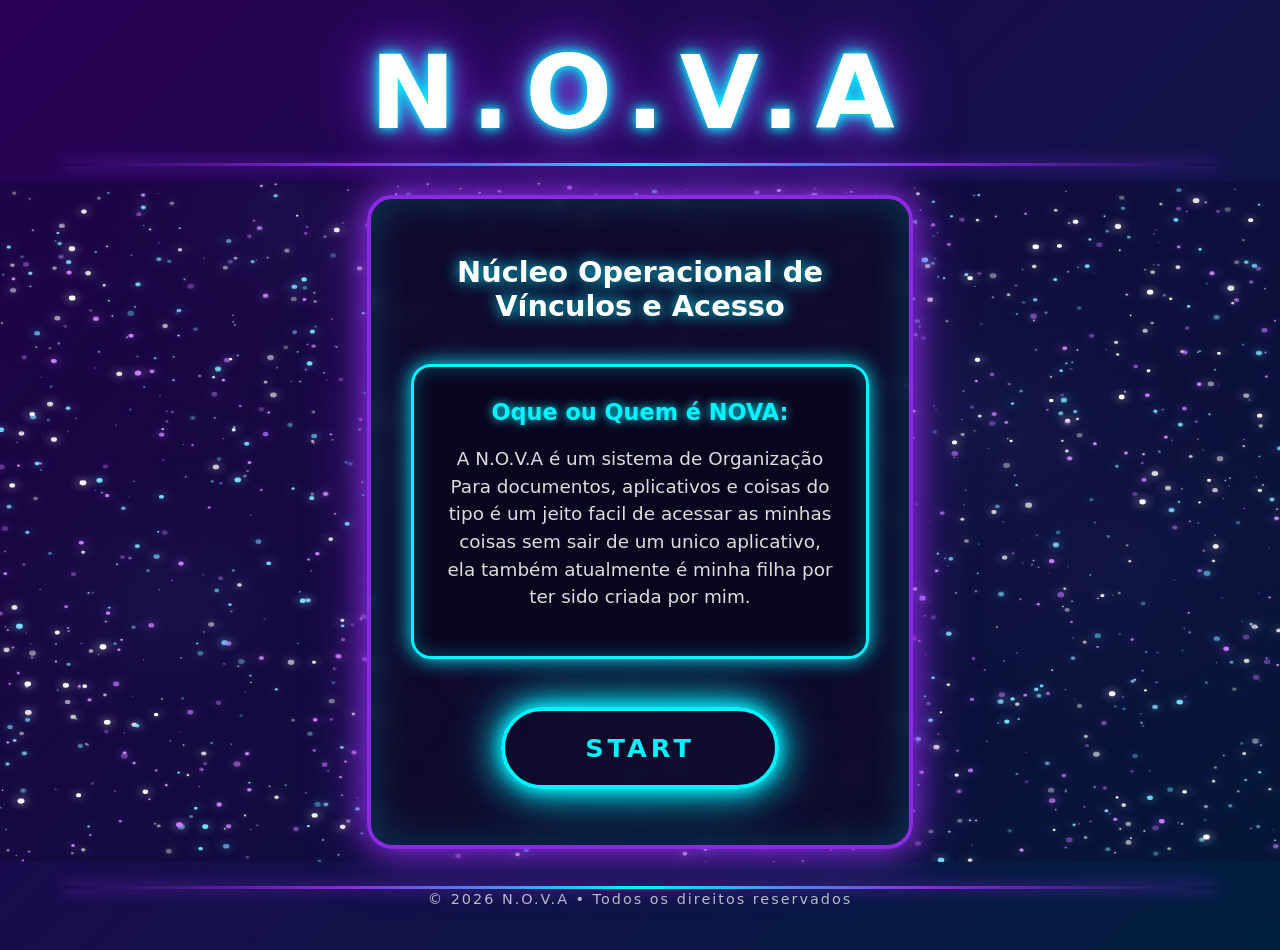
<file: index.html>
<!DOCTYPE html>
<html lang="pt-BR">

<head>
    <meta charset="UTF-8">
    <meta name="viewport" content="width=device-width, initial-scale=1.0, maximum-scale=1.0, user-scalable=no">
    <meta name="apple-mobile-web-app-capable" content="yes">
    <meta name="theme-color" content="#2A0055">
    <title>N.O.V.A - Primeira Tela</title>

    <!-- Bootstrap 5.3 CDN (responsividade e utilitários) -->
    <link href="https://cdn.jsdelivr.net/npm/bootstrap@5.3.3/dist/css/bootstrap.min.css" rel="stylesheet"
        integrity="sha384-QWTKZyjpPEjISv5WaRU9OFeRpok6YctnYmDr5pNlyT2bRjXh0JMhjY6hW+ALEwIH" crossorigin="anonymous">

    <!-- Seu CSS separado -->
    <link rel="stylesheet" href="css/styles.css">
</head>

<body>
    <!-- HEADER -->
    <header class="header">
        <div class="container">
            <div class="row justify-content-center">
                <div class="col-auto">
                    <h1 class="neon-title" data-text="N.O.V.A">N.O.V.A</h1>
                </div>
            </div>
        </div>

        <!-- Linha roxa decorativa superior (igual à imagem) -->
        <div class="divider top-divider"></div>
    </header>

    <!-- MAIN -->
    <main class="main-content d-flex align-items-center justify-content-center">
        <!-- Canvas de galáxia animada (fundo) -->
        <canvas id="galaxy-canvas" class="galaxy-canvas"></canvas>

        <div class="container content-wrapper">
            <div class="row justify-content-center">
                <div class="col-12 col-lg-8 col-xl-6">

                    <!-- Caixa central com borda neon roxa (exatamente como na imagem) -->
                    <div class="nova-box">

                        <!-- Subtítulo do núcleo -->
                        <h2 class="nova-subtitle">Núcleo Operacional de<br>Vínculos e Acesso</h2>

                        <!-- Caixa de texto explicativo (com placeholder) -->
                        <div class="text-explain-box">
                            <p class="explain-text">
                                Oque ou Quem é NOVA:
                            </p>
                            <!-- Aqui você pode colocar o texto real depois. 
                                 Deixei como placeholder para você editar facilmente -->
                            <p class="explain-description">
                                A N.O.V.A é um sistema de Organização Para documentos, aplicativos e coisas do tipo é um
                                jeito facil de acessar as minhas coisas sem sair de um unico aplicativo, ela também
                                atualmente é minha filha por ter sido criada por mim.
                            </p>
                        </div>

                        <!-- Botão Start com estilo neon cyberpunk -->
                        <button id="start-btn" class="btn-neon">
                            Start
                        </button>
                    </div>
                </div>
            </div>
        </div>
    </main>

    <!-- FOOTER -->
    <footer class="footer">
        <!-- Linha roxa decorativa inferior (igual à imagem) -->
        <div class="divider bottom-divider"></div>

        <div class="container">
            <div class="row justify-content-center">
                <div class="col-auto text-center">
                    <p class="footer-text">© 2026 N.O.V.A • Todos os direitos reservados</p>
                </div>
            </div>
        </div>
    </footer>

    <!-- Seu JS separado -->
    <script src="js/script.js"></script>

    <!-- Bootstrap JS (caso precise de componentes no futuro) -->
    <script src="https://cdn.jsdelivr.net/npm/bootstrap@5.3.3/dist/js/bootstrap.bundle.min.js"
        integrity="sha384-YvpcrYf0tY3lHB60NNkmXc5s9fDVZLESaAA55NDzOxhy9GkcIdslK1eN7N6jIeHz"
        crossorigin="anonymous"></script>
</body>

</html>
</file>
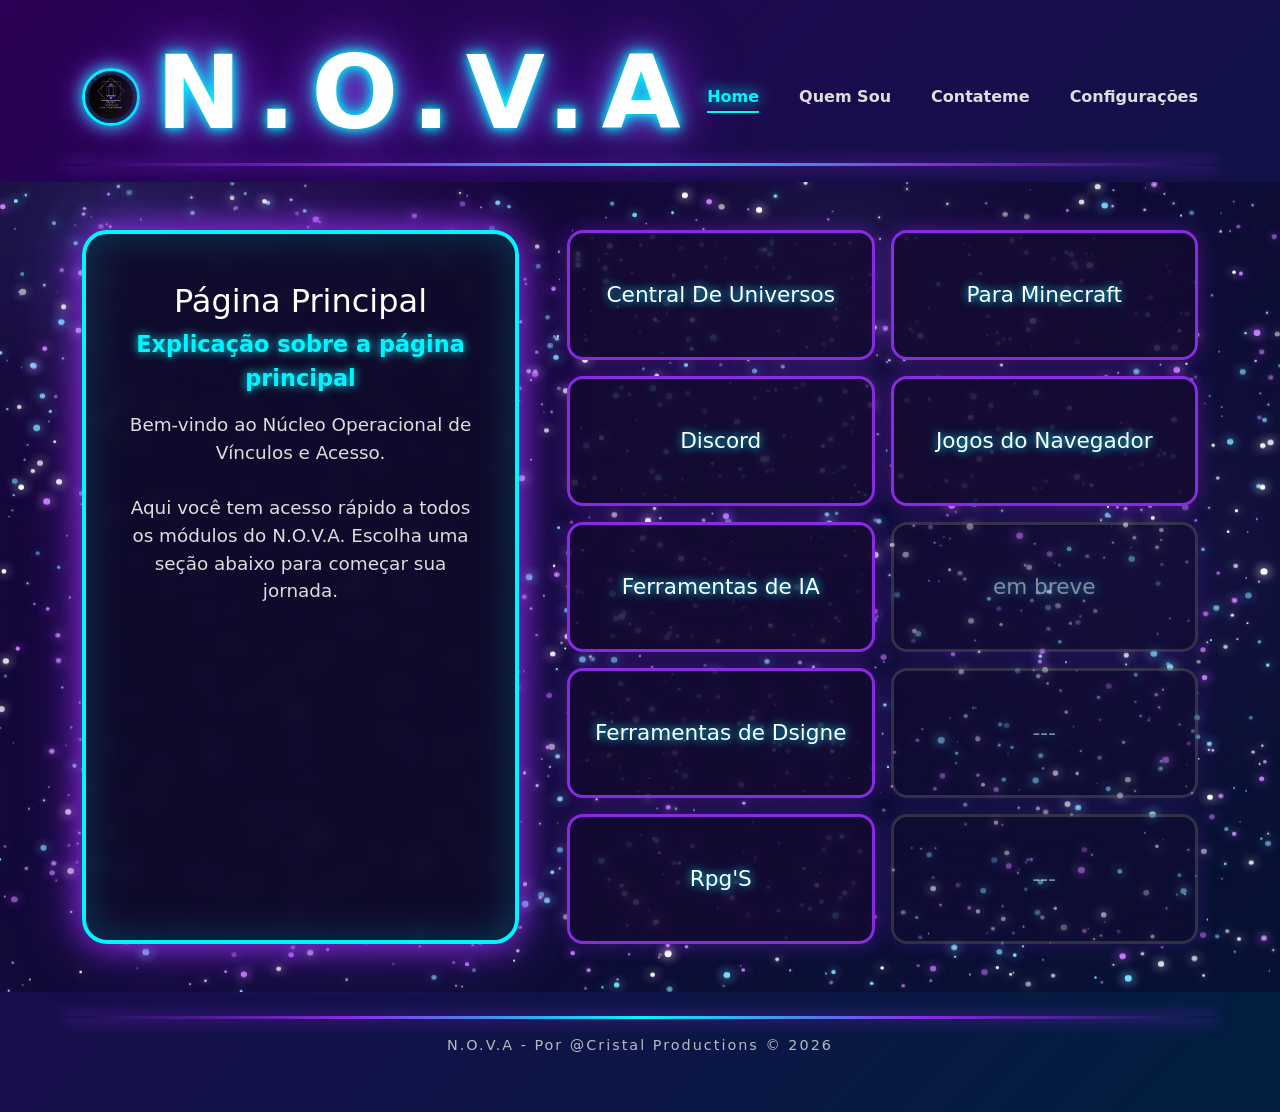
<file: acesso.html>
<!DOCTYPE html>
<html lang="pt-BR">

<head>
    <meta name="viewport" content="width=device-width, initial-scale=1.0, maximum-scale=1.0, user-scalable=no">
    <meta name="apple-mobile-web-app-capable" content="yes">
    <meta name="theme-color" content="#2A0055">
    <title>N.O.V.A - Página Principal</title>

    <link href="https://cdn.jsdelivr.net/npm/bootstrap@5.3.3/dist/css/bootstrap.min.css" rel="stylesheet">
    <link rel="stylesheet" href="css/styles.css">
    <meta charset="UTF-8">
    
</head>

<body>
    <!-- HEADER -->
    <header class="header">
        <div class="container">
            <div class="d-flex align-items-center justify-content-between">
                <!-- Logo -->
                <div class="d-flex align-items-center gap-3">
                    <img src="img/Logo escura.png" alt="Logo N.O.V.A" class="logo-img">
                    <h1 class="neon-title" data-text="N.O.V.A">N.O.V.A</h1>
                </div>

                <!-- Menu -->
                <nav class="nav-menu">
                    <a href="acesso.html" class="nav-link active">Home</a>
                    <a href="quemSou.html" class="nav-link">Quem Sou</a>
                    <a href="contateme.html" class="nav-link">Contateme</a>
                    <a href="config.html" class="nav-link">Configurações</a>
                </nav>
            </div>
        </div>
        <div class="divider top-divider"></div>
    </header>

    <!-- MAIN -->
    <main class="main-content">
        <canvas id="galaxy-canvas" class="galaxy-canvas"></canvas>

        <div class="container py-5">
            <div class="row g-5">

                <!-- Lado Esquerdo - Explicação -->
                <div class="col-lg-5">
                    <div class="nova-box left-box h-100">
                        <h2 class="section-title">Página Principal</h2>
                        <div class="explain-box">
                            <p class="explain-text">
                                Explicação sobre a página principal
                            </p>
                            <p class="explain-description">
                                Bem-vindo ao Núcleo Operacional de Vínculos e Acesso.<br><br>
                                Aqui você tem acesso rápido a todos os módulos do N.O.V.A.
                                Escolha uma seção abaixo para começar sua jornada.
                            </p>
                        </div>
                    </div>
                </div>

                <!-- Lado Direito - Grid de Cards -->
                <div class="col-lg-7">
                    <div class="row g-3">
                        <div class="col-6">
                            <a href="centralDeUniversos.html" class="module-card">
                                <h4>Central De Universos</h4>
                            </a>
                        </div>
                        <div class="col-6">
                            <a href="minecraft.html" class="module-card">
                                <h4>Para Minecraft</h4>
                            </a>
                        </div>
                        <div class="col-6">
                            <a href="discord.html" class="module-card">
                                <h4>Discord</h4>
                            </a>
                        </div>
                        <div class="col-6">
                            <a href="jogosDeNavegador.html" class="module-card">
                                <h4>Jogos do Navegador</h4>
                            </a>
                        </div>
                        <div class="col-6">
                            <a href="ferramentasIA.html" class="module-card">
                                <h4>Ferramentas de IA</h4>
                            </a>
                        </div>
                        <div class="col-6">
                            <a href="sites" class="module-card disabled">
                                <h4>em breve</h4>
                            </a>
                        </div>
                        <div class="col-6">
                            <a href="ferramentasDsigne.html" class="module-card">
                                <h4>Ferramentas de Dsigne</h4>
                            </a>
                        </div>
                        <div class="col-6">
                            <a href="#" class="module-card disabled">
                                <h4>---</h4>
                            </a>
                        </div>
                        <div class="col-6">
                            <a href="rpg.html" class="module-card">
                                <h4>Rpg'S</h4>
                            </a>
                        </div>
                        <div class="col-6">
                            <a href="#" class="module-card disabled">
                                <h4>---</h4>
                            </a>
                        </div>
                    </div>
                </div>
            </div>
        </div>
    </main>

    <!-- FOOTER -->
    <footer class="footer">
        <div class="divider bottom-divider"></div>
        <div class="container py-3">
            <div class="text-center">
                <p class="footer-text">N.O.V.A - Por @Cristal Productions © 2026</p>
            </div>
        </div>
    </footer>

    <script src="js/script.js"></script>
    <script src="https://cdn.jsdelivr.net/npm/bootstrap@5.3.3/dist/js/bootstrap.bundle.min.js"></script>
</body>

</html>
</file>
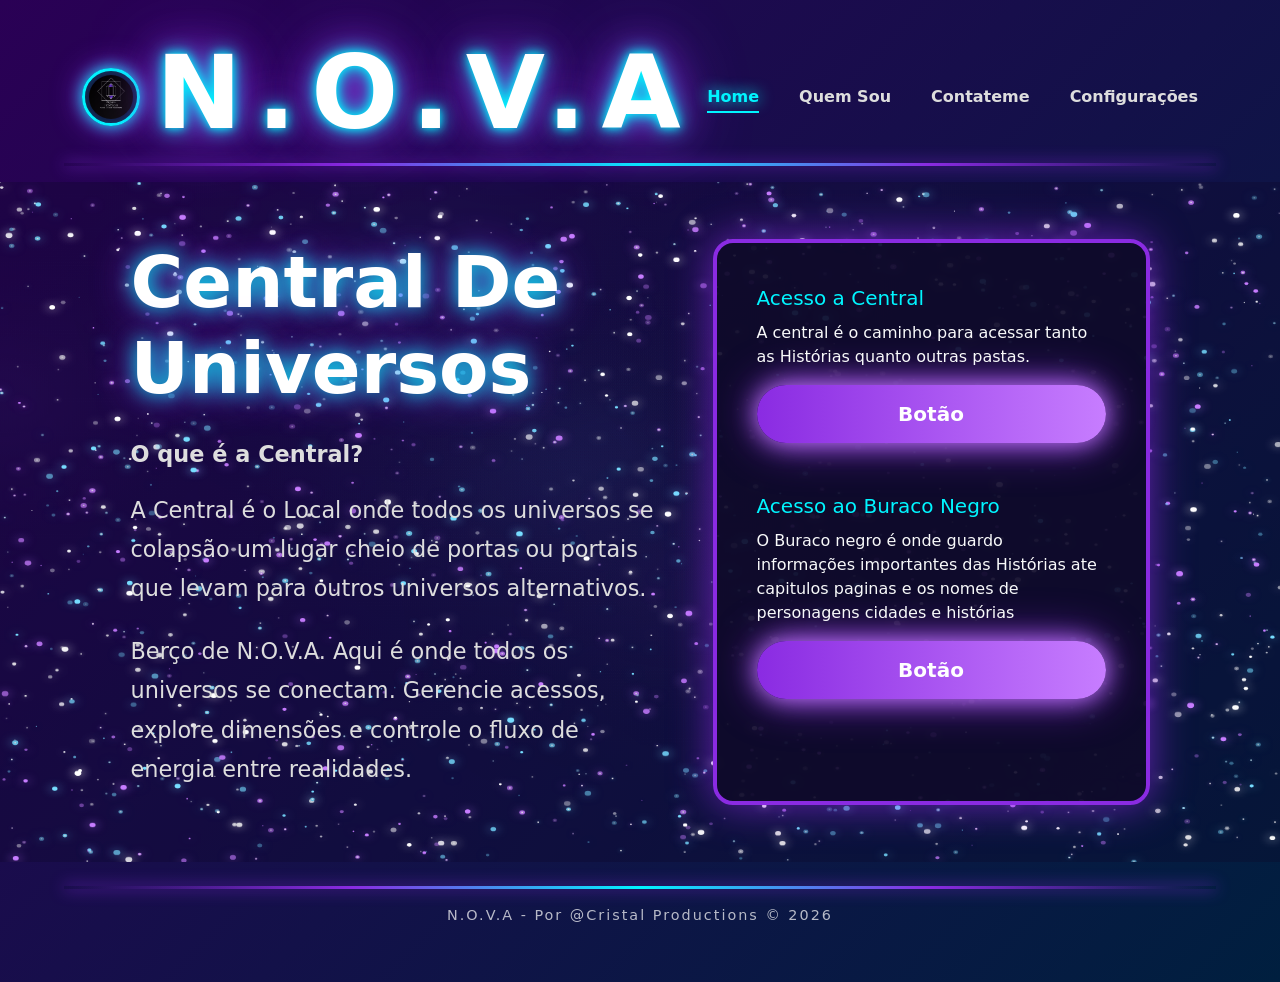
<file: centralDeUniversos.html>
<!DOCTYPE html>
<html lang="pt-BR">

<head>
    <meta charset="UTF-8">
    <meta name="viewport" content="width=device-width, initial-scale=1.0, maximum-scale=1.0, user-scalable=no">
    <meta name="apple-mobile-web-app-capable" content="yes">
    <meta name="theme-color" content="#2A0055">
    <title>N.O.V.A - Central De Universos</title>

    <!-- Bootstrap 5 -->
    <link href="https://cdn.jsdelivr.net/npm/bootstrap@5.3.3/dist/css/bootstrap.min.css" rel="stylesheet">

    <!-- CSS Custom -->
    <link rel="stylesheet" href="css/styles.css">
    
</head>

<body>



    <!-- HEADER -->
    <header class="header">
        <div class="container">
            <div class="d-flex align-items-center justify-content-between">
                <!-- Logo -->
                <div class="d-flex align-items-center gap-3">
                    <img src="img/Logo escura.png" alt="Logo N.O.V.A" class="logo-img">
                    <h1 class="neon-title" data-text="N.O.V.A">N.O.V.A</h1>
                </div>

                <!-- Menu -->
                <nav class="nav-menu">
                    <a href="acesso.html" class="nav-link active">Home</a>
                    <a href="quemSou.html" class="nav-link">Quem Sou</a>
                    <a href="contateme.html" class="nav-link">Contateme</a>
                    <a href="config.html" class="nav-link">Configurações</a>
                </nav>
            </div>
        </div>
        <div class="divider top-divider"></div>
    </header>

    <!-- MAIN -->
    <main class="main-content d-flex align-items-center">
        <canvas id="galaxy-canvas" class="galaxy-canvas"></canvas>

        <div class="container py-5">
            <div class="row justify-content-center g-5">

                <!-- Lado esquerdo - Título + Lore -->
                <div class="col-lg-6">
                    <h2 class="central-title">Central De Universos</h2>
                    <div class="lore-text">
                        <p><strong>O que é a Central?</strong></p>
                        <p>A Central é o Local onde todos os universos se colapsão um lugar cheio de portas ou portais
                            que levam para outros universos alternativos.</p>
                        <p class="mt-4">
                            Berço de N.O.V.A. Aqui é onde todos os universos se conectam.
                            Gerencie acessos, explore dimensões e controle o fluxo de energia entre realidades.
                        </p>
                    </div>
                </div>

                <!-- Lado direito - Caixa de acesso (com botões que viram links) -->
                <div class="col-lg-5">
                    <div class="access-box">

                        <div class="mb-5">
                            <p class="access-title">Acesso a Central</p>
                            <p class="text-light">A central é o caminho para acessar tanto as Histórias quanto outras
                                pastas.</p>
                            <!-- Botão 1 com link -->
                            <a href="https://www.notion.so/Central-de-Universos-3135567066a880fba267c1607d7295e9?source=copy_link"
                                target="_blank" class="btn-purple-neon text-decoration-none text-center d-block">
                                Botão
                            </a>
                        </div>

                        <div>
                            <p class="access-title">Acesso ao Buraco Negro</p>
                            <p class="text-light">O Buraco negro é onde guardo informações importantes das Histórias ate
                                capitulos paginas e os nomes de personagens cidades e histórias</p>
                            <!-- Botão 2 com link -->
                            <a href="https://www.notion.so/Buraco-Negro-3135567066a88054baa9d78592b15942?source=copy_link"
                                target="_blank" class="btn-purple-neon text-decoration-none text-center d-block">
                                Botão
                            </a>
                        </div>
                    </div>
                </div>
            </div>
        </div>
    </main>

    <!-- FOOTER -->
    <footer class="footer">
        <div class="divider bottom-divider"></div>
        <div class="container py-3">
            <div class="text-center">
                <p class="footer-text">N.O.V.A - Por @Cristal Productions © 2026</p>
            </div>
        </div>
    </footer>

    <!-- Bootstrap JS -->
    <script src="https://cdn.jsdelivr.net/npm/bootstrap@5.3.3/dist/js/bootstrap.bundle.min.js"></script>

    <!-- Seu JavaScript -->
    <script src="js/script.js"></script>
    <script src="https://cdn.jsdelivr.net/npm/bootstrap@5.3.3/dist/js/bootstrap.bundle.min.js"></script>
</body>

</html>
</file>
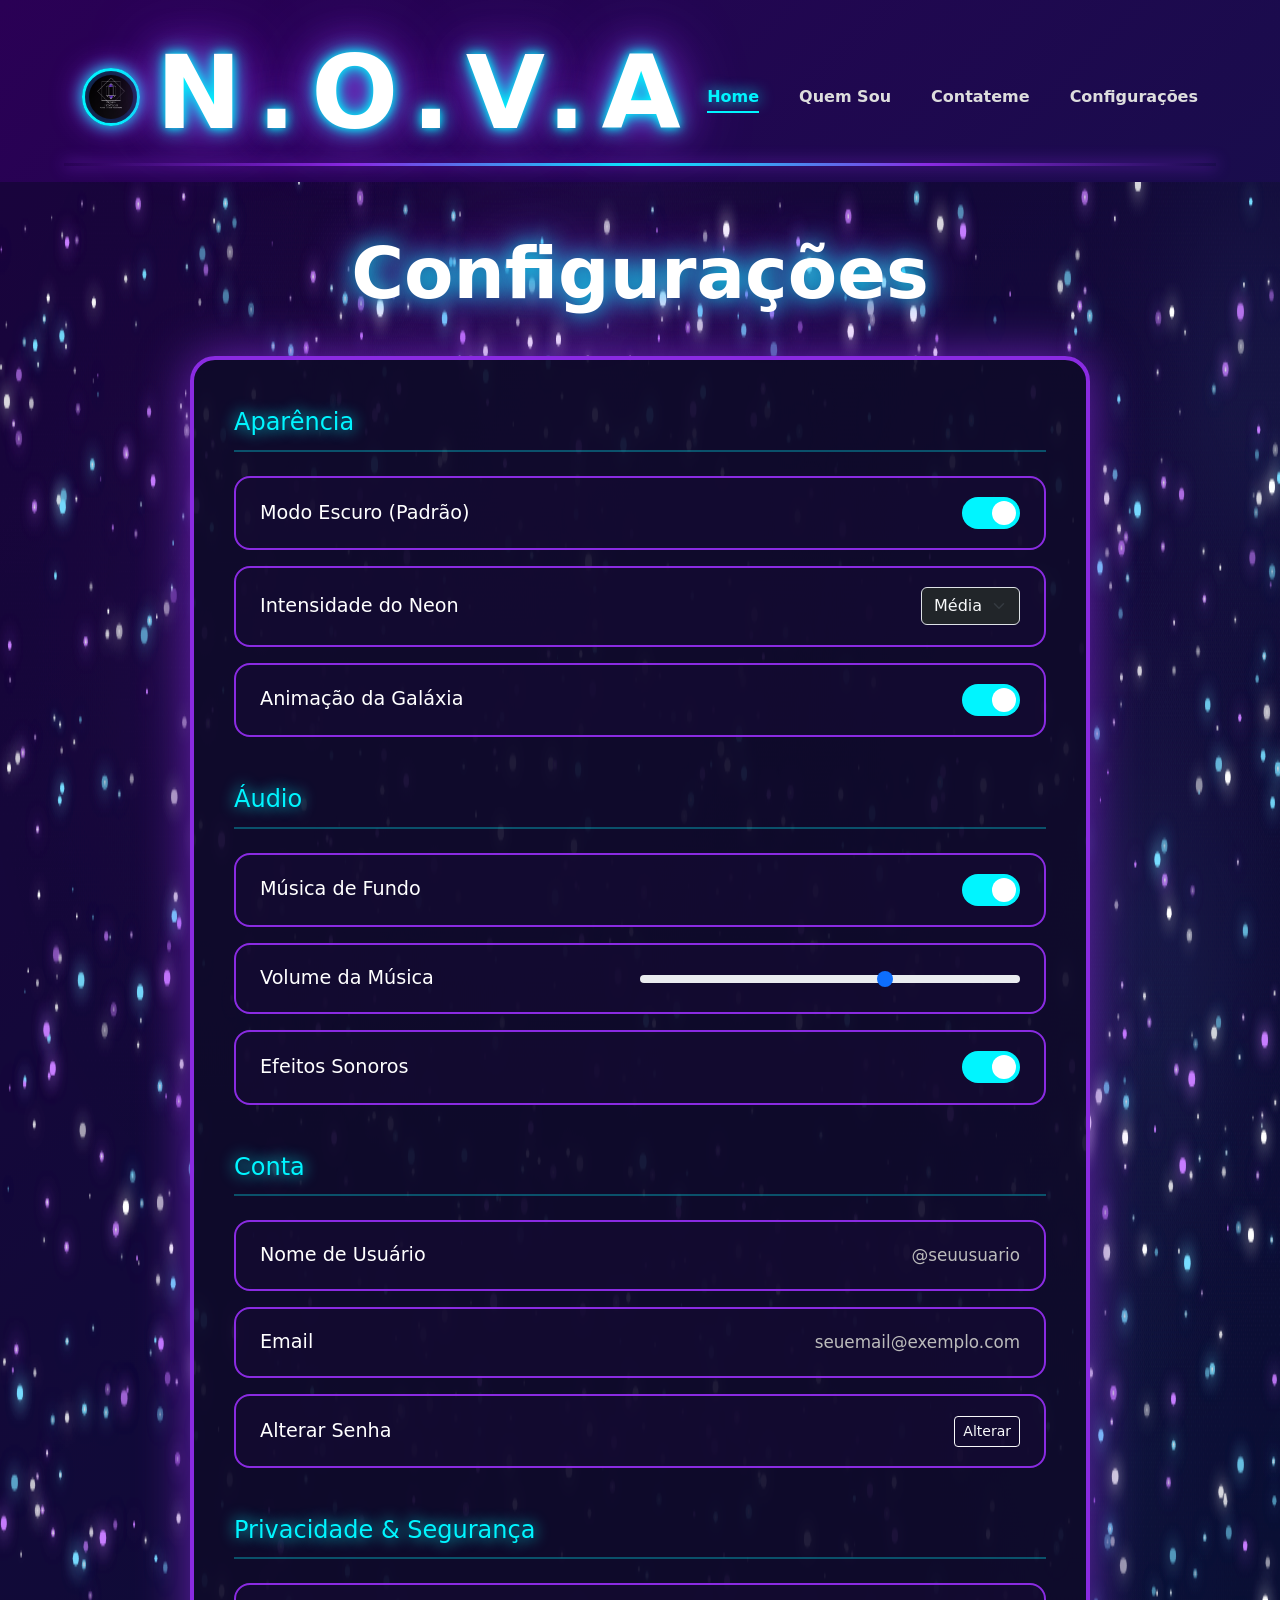
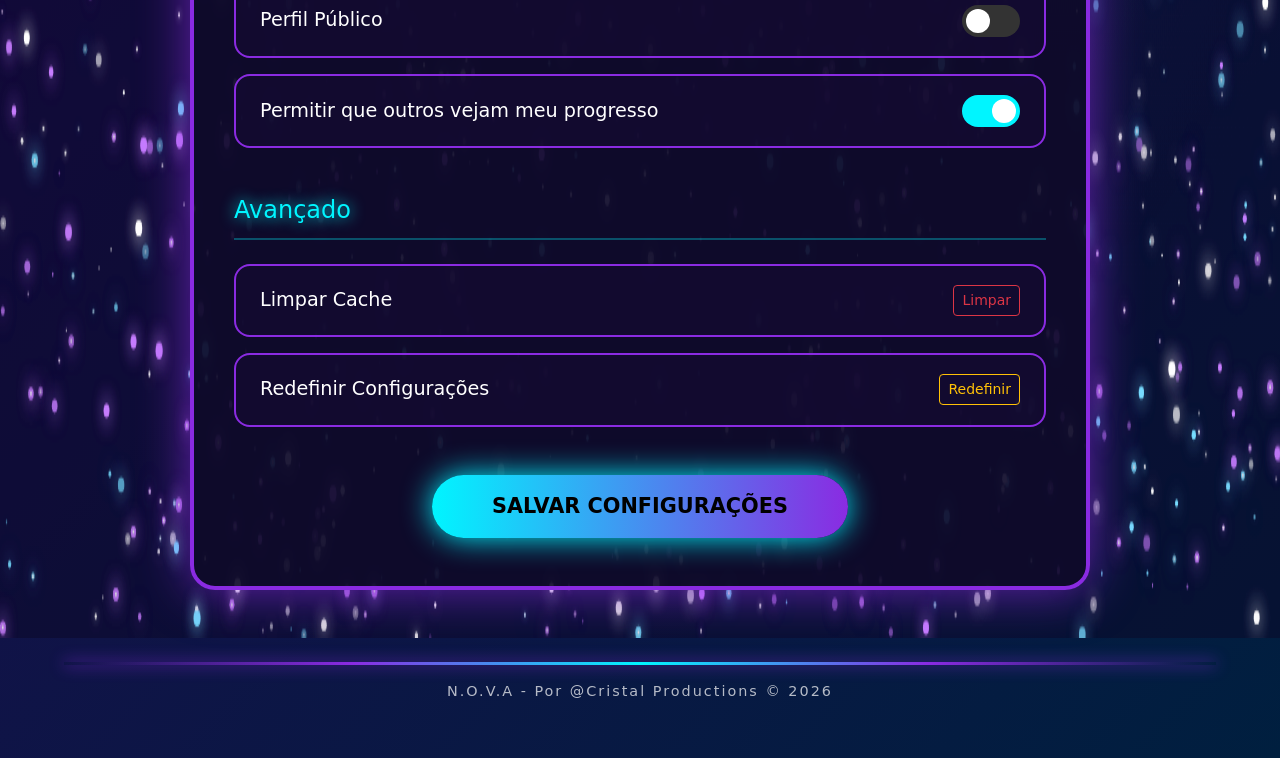
<file: config.html>
<!DOCTYPE html>
<html lang="pt-BR">

<head>
    <meta charset="UTF-8">
    <meta name="viewport" content="width=device-width, initial-scale=1.0, maximum-scale=1.0, user-scalable=no">
    <title>N.O.V.A - Configurações</title>

    <link href="https://cdn.jsdelivr.net/npm/bootstrap@5.3.3/dist/css/bootstrap.min.css" rel="stylesheet">
    <link rel="stylesheet" href="css/styles.css">

</head>

<body>
    <!-- HEADER -->
    <header class="header">
        <div class="container">
            <div class="d-flex align-items-center justify-content-between">
                <div class="d-flex align-items-center gap-3">
                    <img src="img/Logo escura.png" alt="Logo N.O.V.A" class="logo-img">
                    <h1 class="neon-title" data-text="N.O.V.A">N.O.V.A</h1>
                </div>

                <nav class="nav-menu">
                    <a href="acesso.html" class="nav-link active">Home</a>
                    <a href="quemSou.html" class="nav-link">Quem Sou</a>
                    <a href="contateme.html" class="nav-link">Contateme</a>
                    <a href="config.html" class="nav-link">Configurações</a>
                </nav>
            </div>
        </div>
        <div class="divider top-divider"></div>
    </header>

    <!-- MAIN -->
    <main class="main-content py-5">
        <canvas id="galaxy-canvas" class="galaxy-canvas"></canvas>

        <div class="container">
            <h2 class="config-title">Configurações</h2>

            <div class="config-container">

                <!-- Seção 1: Aparência -->
                <div class="config-section">
                    <h4>Aparência</h4>
                    <div class="config-item">
                        <span class="config-label">Modo Escuro (Padrão)</span>
                        <label class="switch">
                            <input type="checkbox" checked>
                            <span class="slider"></span>
                        </label>
                    </div>
                    <div class="config-item">
                        <span class="config-label">Intensidade do Neon</span>
                        <select class="form-select w-auto bg-dark text-light border-cyan">
                            <option>Baixa</option>
                            <option selected>Média</option>
                            <option>Alta</option>
                        </select>
                    </div>
                    <div class="config-item">
                        <span class="config-label">Animação da Galáxia</span>
                        <label class="switch">
                            <input type="checkbox" checked>
                            <span class="slider"></span>
                        </label>
                    </div>
                </div>

                <!-- Seção 2: Áudio -->
                <div class="config-section">
                    <h4>Áudio</h4>
                    <div class="config-item">
                        <span class="config-label">Música de Fundo</span>
                        <label class="switch">
                            <input type="checkbox" checked>
                            <span class="slider"></span>
                        </label>
                    </div>
                    <div class="config-item">
                        <span class="config-label">Volume da Música</span>
                        <input type="range" class="form-range w-50" min="0" max="100" value="65">
                    </div>
                    <div class="config-item">
                        <span class="config-label">Efeitos Sonoros</span>
                        <label class="switch">
                            <input type="checkbox" checked>
                            <span class="slider"></span>
                        </label>
                    </div>
                </div>

                <!-- Seção 3: Conta -->
                <div class="config-section">
                    <h4>Conta</h4>
                    <div class="config-item">
                        <span class="config-label">Nome de Usuário</span>
                        <span class="config-value">@seuusuario</span>
                    </div>
                    <div class="config-item">
                        <span class="config-label">Email</span>
                        <span class="config-value">seuemail@exemplo.com</span>
                    </div>
                    <div class="config-item">
                        <span class="config-label">Alterar Senha</span>
                        <button class="btn btn-outline-light btn-sm">Alterar</button>
                    </div>
                </div>

                <!-- Seção 4: Privacidade e Segurança -->
                <div class="config-section">
                    <h4>Privacidade & Segurança</h4>
                    <div class="config-item">
                        <span class="config-label">Perfil Público</span>
                        <label class="switch">
                            <input type="checkbox">
                            <span class="slider"></span>
                        </label>
                    </div>
                    <div class="config-item">
                        <span class="config-label">Permitir que outros vejam meu progresso</span>
                        <label class="switch">
                            <input type="checkbox" checked>
                            <span class="slider"></span>
                        </label>
                    </div>
                </div>

                <!-- Seção 5: Avançado -->
                <div class="config-section">
                    <h4>Avançado</h4>
                    <div class="config-item">
                        <span class="config-label">Limpar Cache</span>
                        <button onclick="limparCache()" class="btn btn-outline-danger btn-sm">Limpar</button>
                    </div>
                    <div class="config-item">
                        <span class="config-label">Redefinir Configurações</span>
                        <button onclick="resetarConfig()" class="btn btn-outline-warning btn-sm">Redefinir</button>
                    </div>
                </div>

                <!-- Botão Salvar -->
                <div class="text-center mt-4">
                    <button onclick="salvarConfiguracoes()" class="btn-salvar">
                        SALVAR CONFIGURAÇÕES
                    </button>
                </div>
            </div>
        </div>
    </main>

    <!-- FOOTER -->
    <footer class="footer">
        <div class="divider bottom-divider"></div>
        <div class="container py-3">
            <div class="text-center">
                <p class="footer-text">N.O.V.A - Por @Cristal Productions © 2026</p>
            </div>
        </div>
    </footer>

    <script src="js/script.js"></script>
    <script src="https://cdn.jsdelivr.net/npm/bootstrap@5.3.3/dist/js/bootstrap.bundle.min.js"></script>

</body>

</html>
</file>
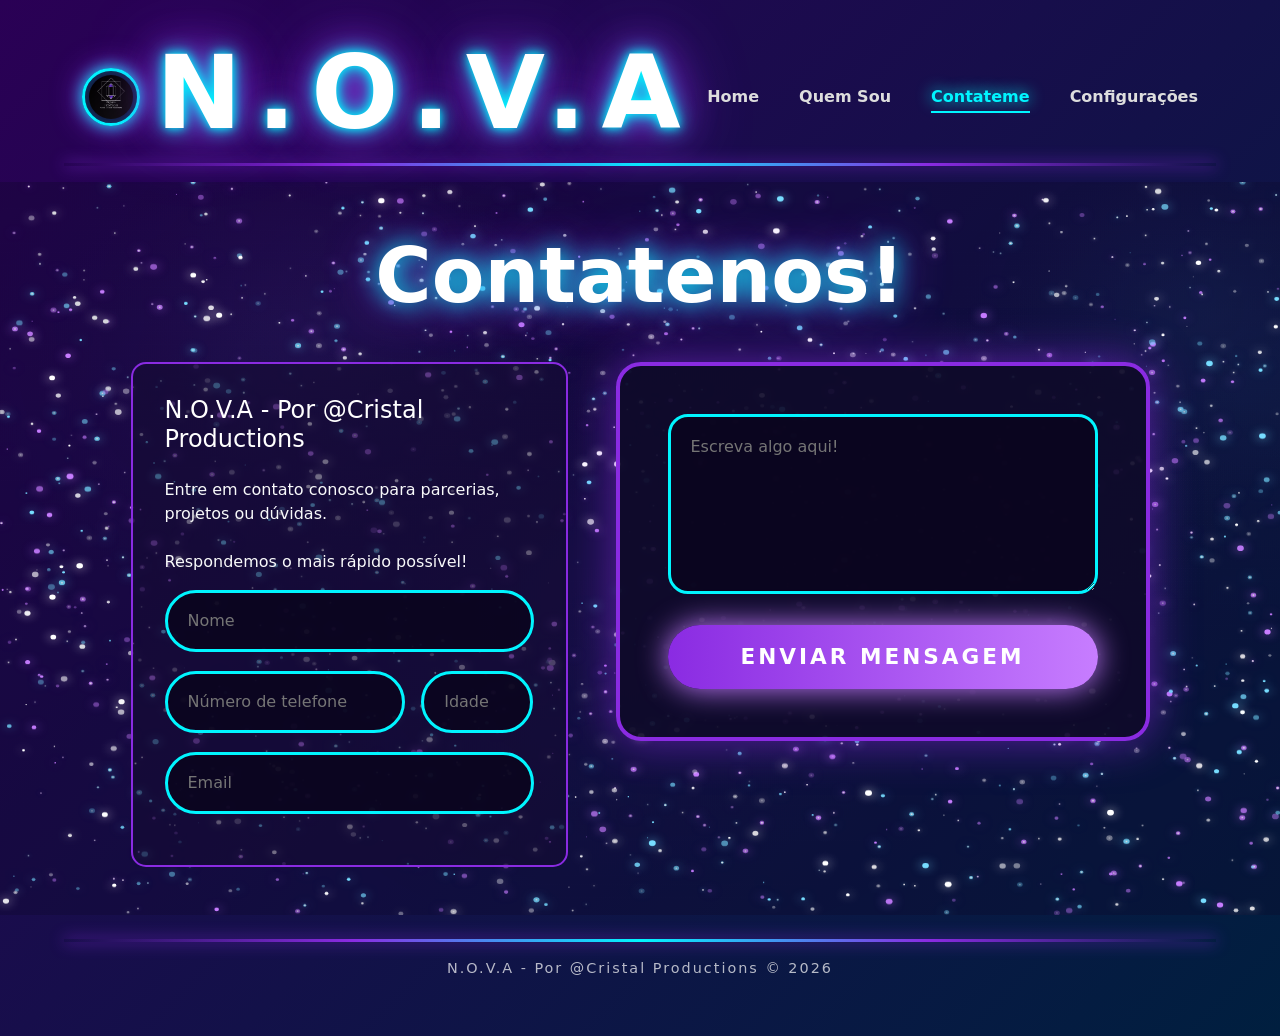
<file: contateme.html>
<!DOCTYPE html>
<html lang="pt-BR">

<head>
    <meta charset="UTF-8">
    <meta name="viewport" content="width=device-width, initial-scale=1.0, maximum-scale=1.0, user-scalable=no">
    <meta name="apple-mobile-web-app-capable" content="yes">
    <meta name="theme-color" content="#2A0055">
    <title>N.O.V.A - Espaço do Cliente</title>
    <link href="https://cdn.jsdelivr.net/npm/bootstrap@5.3.3/dist/css/bootstrap.min.css" rel="stylesheet">
    <link rel="stylesheet" href="css/styles.css">
    
</head>

<body>
    <!-- HEADER -->
    <header class="header">
        <div class="container">
            <div class="d-flex align-items-center justify-content-between">
                <div class="d-flex align-items-center gap-3">
                    <img src="img/Logo escura.png" alt="Logo N.O.V.A" class="logo-img">
                    <h1 class="neon-title" data-text="N.O.V.A">N.O.V.A</h1>
                </div>

                <nav class="nav-menu">
                    <a href="acesso.html" class="nav-link">Home</a>
                    <a href="quemSou.html" class="nav-link">Quem Sou</a>
                    <a href="contateme.html" class="nav-link active">Contateme</a>
                    <a href="config.html" class="nav-link">Configurações</a>
                </nav>
            </div>
        </div>
        <div class="divider top-divider"></div>
    </header>

    <!-- MAIN -->
    <main class="main-content d-flex align-items-center py-5">
        <canvas id="galaxy-canvas" class="galaxy-canvas"></canvas>

        <div class="container">
            <h2 class="contato-title">Contatenos!</h2>

            <div class="row justify-content-center g-5">

                <!-- Lado esquerdo - Informações -->
                <div class="col-lg-5">
                    <div class="form-left h-100">
                        <h4 class="text-cyan mb-4">N.O.V.A - Por @Cristal Productions</h4>
                        <p class="text-light">
                            Entre em contato conosco para parcerias, projetos ou dúvidas.<br><br>
                            Respondemos o mais rápido possível!
                        </p>

                        <!-- Campos de input -->
                        <input type="text" class="input-neon" placeholder="Nome" id="nome">
                        <div class="row g-3">
                            <div class="col-8">
                                <input type="tel" class="input-neon" placeholder="Número de telefone" id="telefone">
                            </div>
                            <div class="col-4">
                                <input type="number" class="input-neon" placeholder="Idade" id="idade">
                            </div>
                        </div>
                        <input type="email" class="input-neon" placeholder="Email" id="email">
                    </div>
                </div>

                <!-- Lado direito - Caixa de mensagem -->
                <div class="col-lg-6">
                    <div class="form-container">
                        <textarea class="textarea-neon" placeholder="Escreva algo aqui!" id="mensagem"></textarea>

                        <button onclick="enviarMensagem()" class="btn-enviar">
                            ENVIAR MENSAGEM
                        </button>
                    </div>
                </div>
            </div>
        </div>
    </main>

    <!-- FOOTER -->
    <footer class="footer">

        <div class="divider bottom-divider"></div>
        <div class="container py-3">
            <div class="text-center">
                <p class="footer-text">N.O.V.A - Por @Cristal Productions © 2026</p>
            </div>
        </div>

    </footer>

    <script src="js/script.js"></script>
    <script src="https://cdn.jsdelivr.net/npm/bootstrap@5.3.3/dist/js/bootstrap.bundle.min.js"></script>
</body>

</html>
</file>
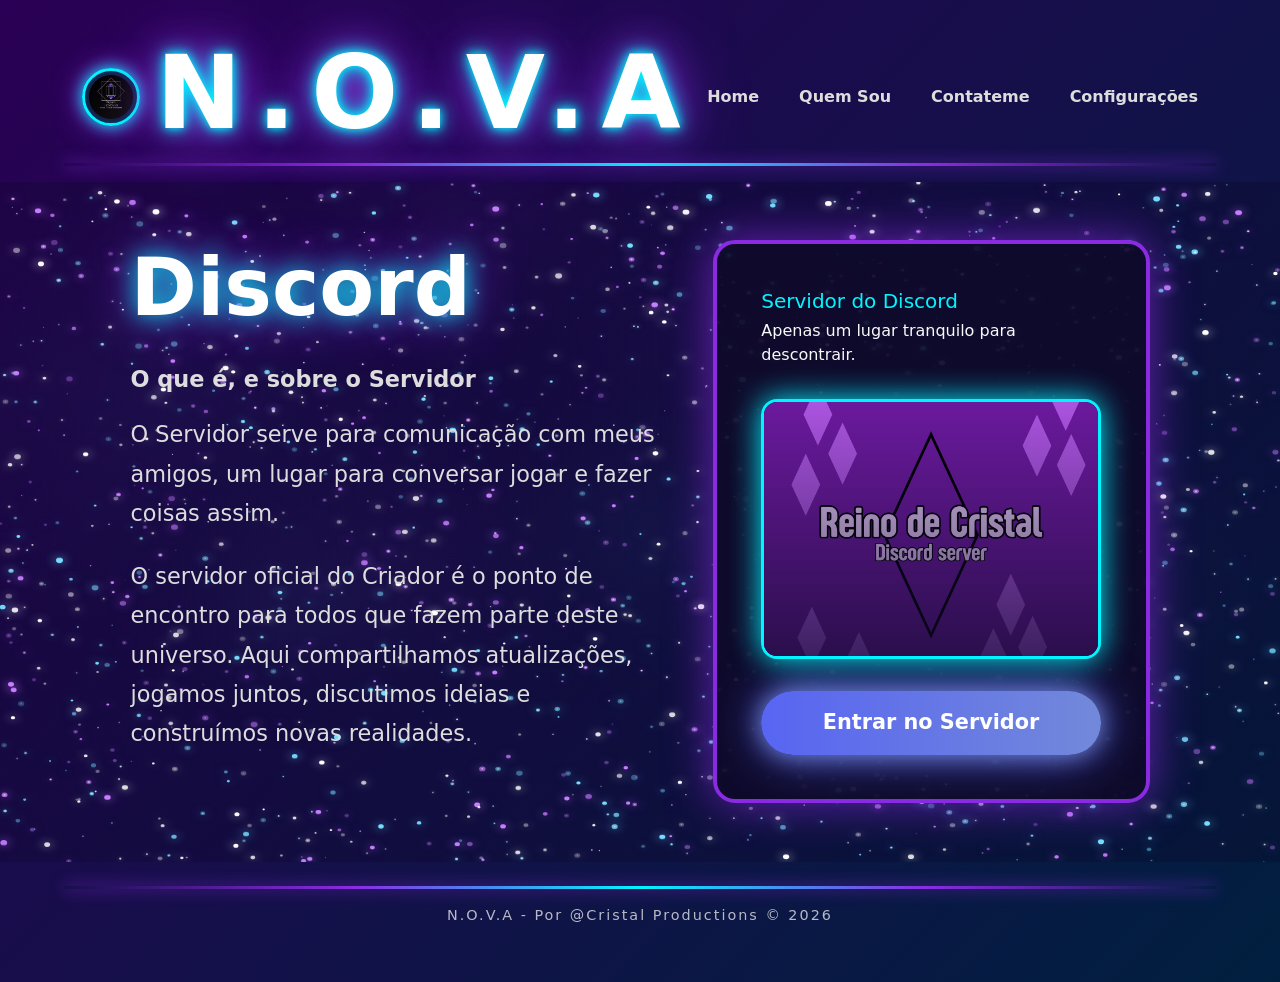
<file: discord.html>
<!DOCTYPE html>
<html lang="pt-BR">

<head>
    <meta name="viewport" content="width=device-width, initial-scale=1.0, maximum-scale=1.0, user-scalable=no">
    <meta name="apple-mobile-web-app-capable" content="yes">
    <meta name="theme-color" content="#2A0055">
    <title>N.O.V.A - Discord</title>

    <link href="https://cdn.jsdelivr.net/npm/bootstrap@5.3.3/dist/css/bootstrap.min.css" rel="stylesheet">
    <link rel="stylesheet" href="css/styles.css">
    <meta charset="UTF-8">

</head>

<body>
    <!-- HEADER -->
    <header class="header">
        <div class="container">
            <div class="d-flex align-items-center justify-content-between">
                <div class="d-flex align-items-center gap-3">
                    <img src="img/Logo escura.png" alt="Logo N.O.V.A" class="logo-img">
                    <h1 class="neon-title" data-text="N.O.V.A">N.O.V.A</h1>
                </div>

                <nav class="nav-menu">
                    <a href="acesso.html" class="nav-link">Home</a>
                    <a href="quemSou.html" class="nav-link">Quem Sou</a>
                    <a href="contateme.html" class="nav-link">Contateme</a>
                    <a href="config.html" class="nav-link">Configurações</a>
                </nav>
            </div>
        </div>
        <div class="divider top-divider"></div>
    </header>

    <!-- MAIN -->
    <main class="main-content d-flex align-items-center py-5">
        <canvas id="galaxy-canvas" class="galaxy-canvas"></canvas>

        <div class="container">
            <div class="row justify-content-center g-5">

                <!-- Lado esquerdo - Título + Lore -->
                <div class="col-lg-6">
                    <h2 class="discord-title">Discord</h2>
                    <div class="lore-text">
                        <p><strong>O que é, e sobre o Servidor</strong></p>
                        <p>O Servidor serve para comunicação com meus amigos, um lugar para conversar jogar e fazer
                            coisas assim.</p>
                        <p class="mt-4">
                            O servidor oficial do Criador é o ponto de encontro para todos que fazem parte
                            deste universo. Aqui compartilhamos atualizações, jogamos juntos, discutimos ideias
                            e construímos novas realidades.
                        </p>
                    </div>
                </div>

                <!-- Lado direito - Caixa com capa + botão -->
                <div class="col-lg-5">
                    <div class="discord-box">

                        <!-- Informações do servidor -->
                        <div class="server-info">
                            <h5>Servidor do Discord</h5>
                            <p class="text-light mb-0">Apenas um lugar tranquilo para descontrair.</p>
                        </div>

                        <!-- Área para a capa do Discord -->
                        <div class="discord-cover">
                            <!-- Coloque sua imagem da capa aqui -->
                            <img src="img/CapaDiscord.png" alt="Capa do Servidor Discord">
                        </div>

                        <!-- Botão -->
                        <a href="https://discord.com/channels/1372983991472492615/1372983992042651660" target="_blank"
                            class="btn-discord text-decoration-none text-center d-block">
                            Entrar no Servidor
                        </a>
                    </div>
                </div>
            </div>
        </div>
    </main>

    <!-- FOOTER -->
    <footer class="footer">
        <div class="divider bottom-divider"></div>
        <div class="container py-3">
            <div class="text-center">
                <p class="footer-text">N.O.V.A - Por @Cristal Productions © 2026</p>
            </div>
        </div>
    </footer>

    <script src="js/script.js"></script>
    <script src="https://cdn.jsdelivr.net/npm/bootstrap@5.3.3/dist/js/bootstrap.bundle.min.js"></script>
</body>

</html>
</file>
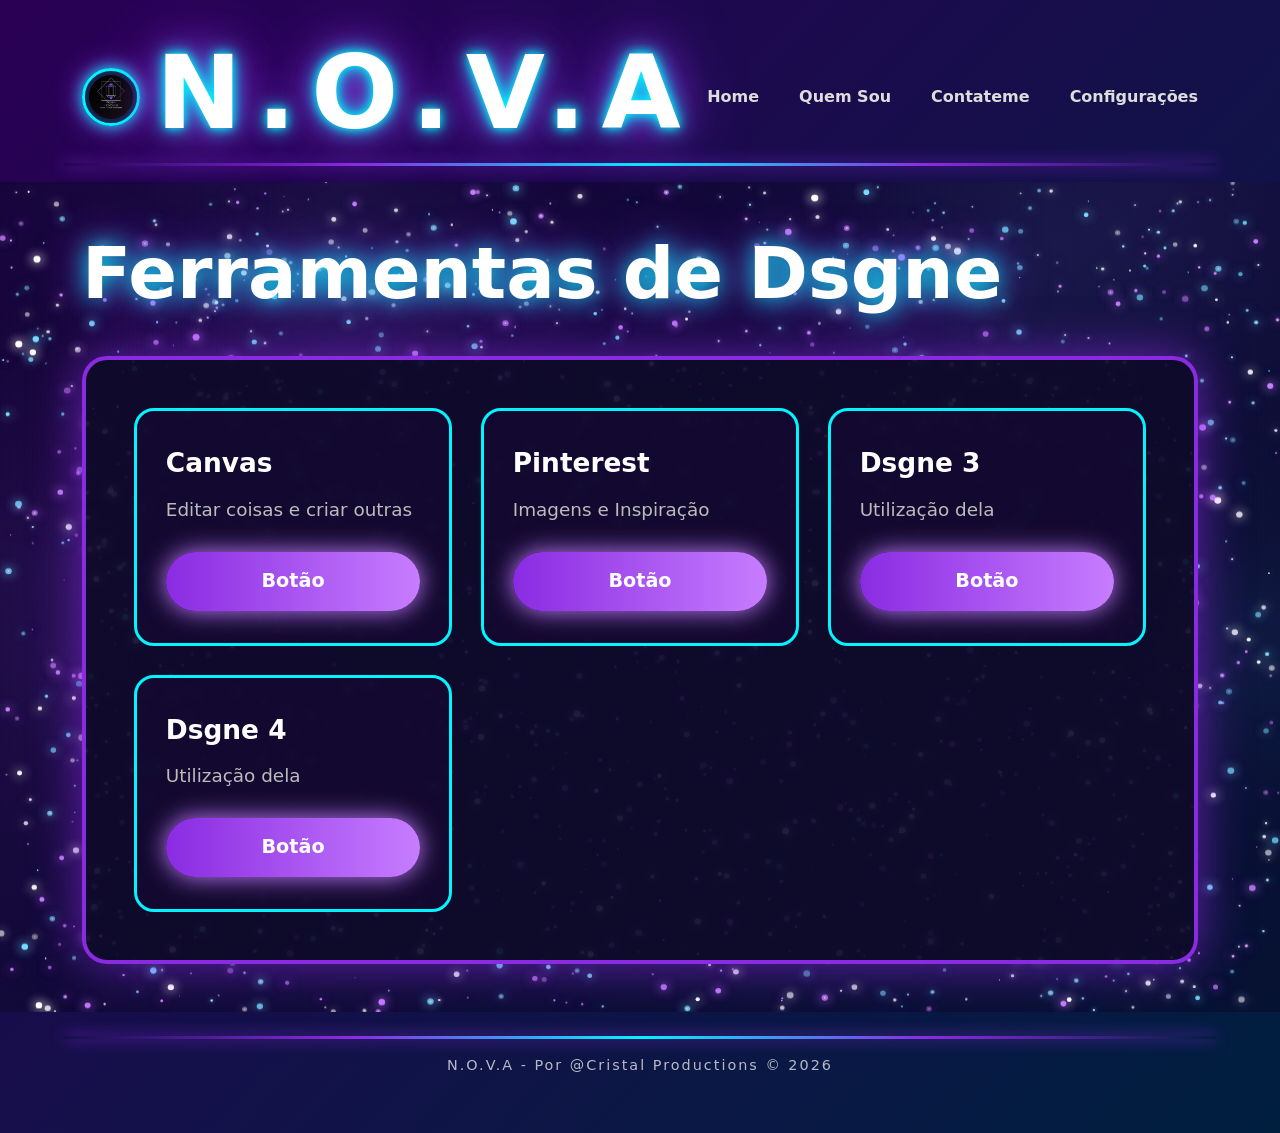
<file: ferramentasDsigne.html>
<!DOCTYPE html>
<html lang="pt-BR">

<head>
    <meta name="viewport" content="width=device-width, initial-scale=1.0, maximum-scale=1.0, user-scalable=no">
    <meta name="apple-mobile-web-app-capable" content="yes">
    <meta name="theme-color" content="#2A0055">
    <title>N.O.V.A - Ferramentas de Dsgne</title>

    <link href="https://cdn.jsdelivr.net/npm/bootstrap@5.3.3/dist/css/bootstrap.min.css" rel="stylesheet">
    <link rel="stylesheet" href="css/styles.css">
    <meta charset="UTF-8">

</head>

<body>
    <!-- HEADER -->
    <header class="header">
        <div class="container">
            <div class="d-flex align-items-center justify-content-between">
                <div class="d-flex align-items-center gap-3">
                    <img src="img/Logo escura.png" alt="Logo N.O.V.A" class="logo-img">
                    <h1 class="neon-title" data-text="N.O.V.A">N.O.V.A</h1>
                </div>

                <nav class="nav-menu">
                    <a href="acesso.html" class="nav-link">Home</a>
                    <a href="quemSou.html" class="nav-link">Quem Sou</a>
                    <a href="contateme.html" class="nav-link">Contateme</a>
                    <a href="config.html" class="nav-link">Configurações</a>
                </nav>
            </div>
        </div>
        <div class="divider top-divider"></div>
    </header>

    <!-- MAIN -->
    <main class="main-content py-5">
        <canvas id="galaxy-canvas" class="galaxy-canvas"></canvas>

        <div class="container">
            <h2 class="dsgne-title">Ferramentas de Dsgne</h2>

            <div class="dsgne-container">
                <div class="dsgne-grid">

                    <!-- Dsgne 1 -->
                    <div class="dsgne-card">
                        <div class="dsgne-name">Canvas</div>
                        <div class="dsgne-description">Editar coisas e criar outras</div>
                        <a href="https://www.canva.com/"
                            class="btn-dsgne text-decoration-none text-center d-block">Botão</a>
                    </div>

                    <!-- Dsgne 2 -->
                    <div class="dsgne-card">
                        <div class="dsgne-name">Pinterest</div>
                        <div class="dsgne-description">Imagens e Inspiração</div>
                        <a href="https://br.pinterest.com/"
                            class="btn-dsgne text-decoration-none text-center d-block">Botão</a>
                    </div>

                    <!-- Dsgne 3 -->
                    <div class="dsgne-card">
                        <div class="dsgne-name">Dsgne 3</div>
                        <div class="dsgne-description">Utilização dela</div>
                        <a href="#" class="btn-dsgne text-decoration-none text-center d-block">Botão</a>
                    </div>

                    <!-- Dsgne 4 -->
                    <div class="dsgne-card">
                        <div class="dsgne-name">Dsgne 4</div>
                        <div class="dsgne-description">Utilização dela</div>
                        <a href="#" class="btn-dsgne text-decoration-none text-center d-block">Botão</a>
                    </div>

                </div>
            </div>
        </div>
    </main>

    <!-- FOOTER -->
    <footer class="footer">
        <div class="divider bottom-divider"></div>
        <div class="container py-3">
            <div class="text-center">
                <p class="footer-text">N.O.V.A - Por @Cristal Productions © 2026</p>
            </div>
        </div>
    </footer>

    <script src="js/script.js"></script>
    <script src="https://cdn.jsdelivr.net/npm/bootstrap@5.3.3/dist/js/bootstrap.bundle.min.js"></script>
</body>

</html>
</file>
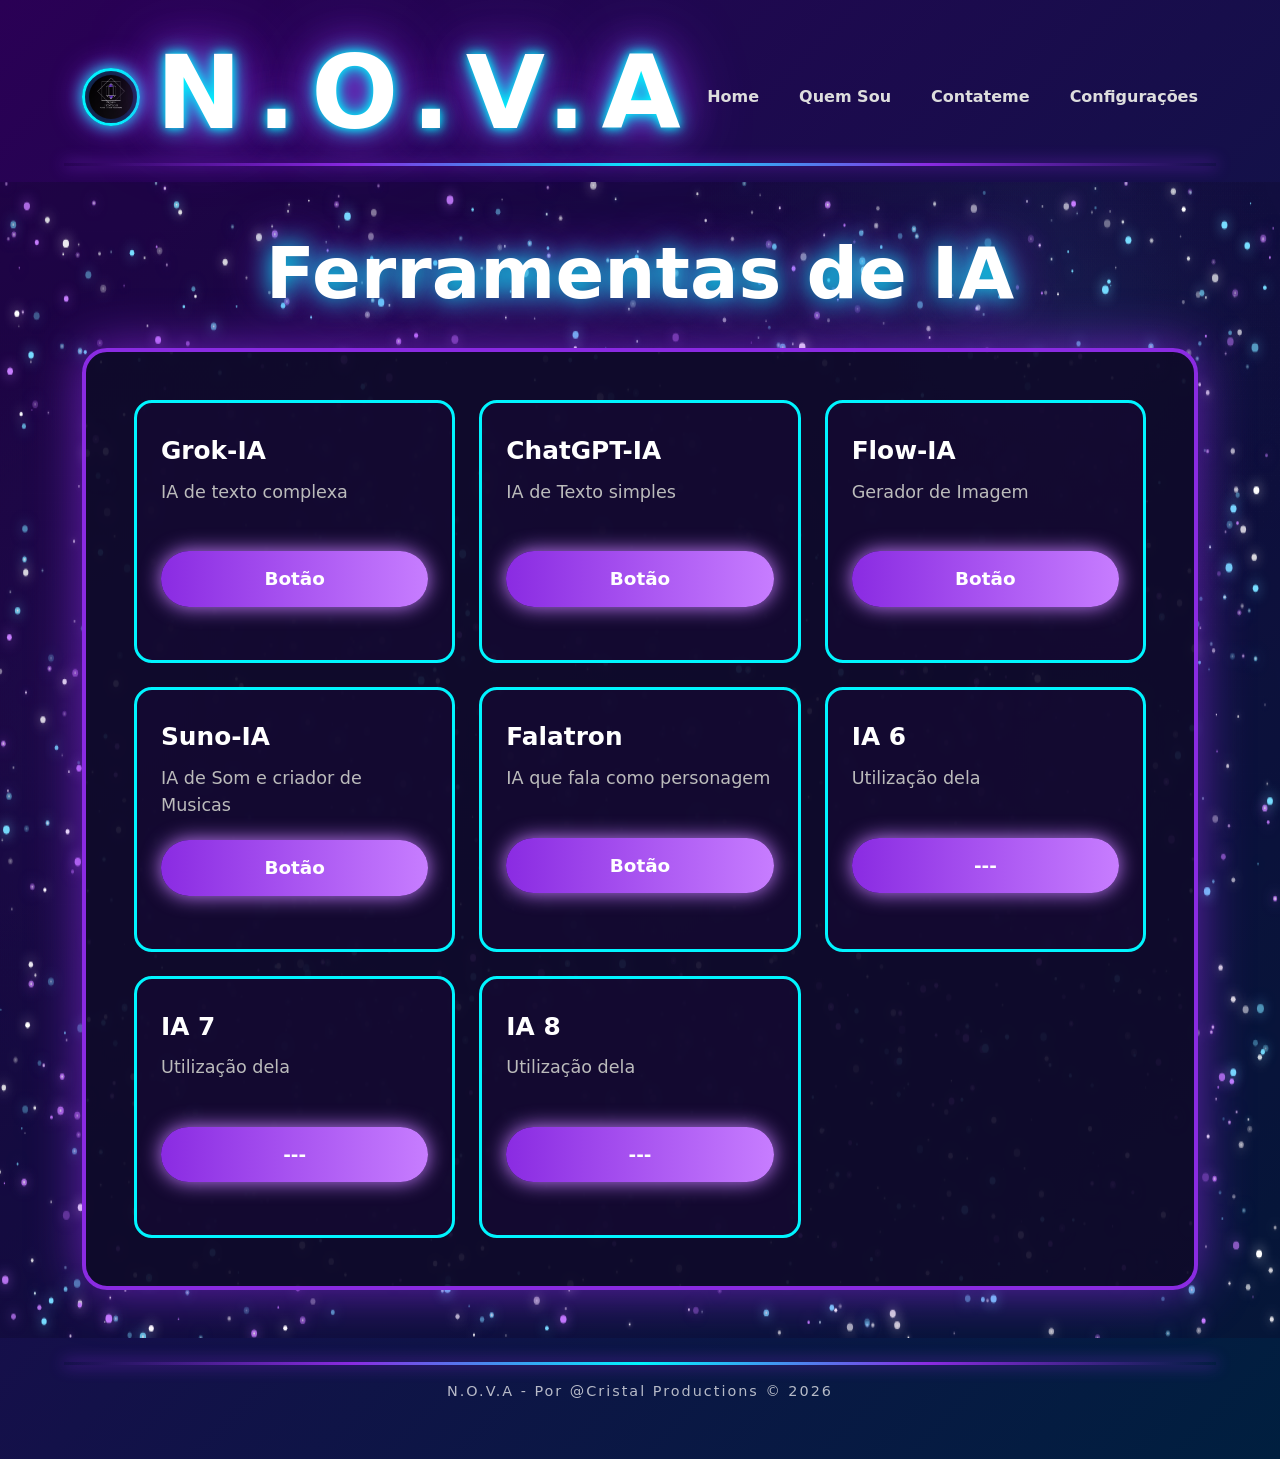
<file: ferramentasIA.html>
<!DOCTYPE html>
<html lang="pt-BR">

<head>
    <meta name="viewport" content="width=device-width, initial-scale=1.0, maximum-scale=1.0, user-scalable=no">
    <meta name="apple-mobile-web-app-capable" content="yes">
    <meta name="theme-color" content="#2A0055">
    <title>N.O.V.A - Ferramentas De IA</title>
    <link href="https://cdn.jsdelivr.net/npm/bootstrap@5.3.3/dist/css/bootstrap.min.css" rel="stylesheet">
    <link rel="stylesheet" href="css/styles.css">
    <meta charset="UTF-8">

</head>

<body>
    <!-- HEADER -->
    <header class="header">
        <div class="container">
            <div class="d-flex align-items-center justify-content-between">
                <div class="d-flex align-items-center gap-3">
                    <img src="img/Logo escura.png" alt="Logo N.O.V.A" class="logo-img">
                    <h1 class="neon-title" data-text="N.O.V.A">N.O.V.A</h1>
                </div>

                <nav class="nav-menu">
                    <a href="acesso.html" class="nav-link">Home</a>
                    <a href="quemSou.html" class="nav-link">Quem Sou</a>
                    <a href="contateme.html" class="nav-link">Contateme</a>
                    <a href="config.html" class="nav-link">Configurações</a>
                </nav>
            </div>
        </div>
        <div class="divider top-divider"></div>
    </header>

    <!-- MAIN -->
    <main class="main-content py-5">
        <canvas id="galaxy-canvas" class="galaxy-canvas"></canvas>

        <div class="container">
            <h2 class="ia-title text-center">Ferramentas de IA</h2>

            <div class="ia-container">
                <div class="grid-container">

                    <!-- IA 1 -->
                    <div class="ia-card">
                        <div class="ia-name">Grok-IA</div>
                        <div class="ia-description">IA de texto complexa</div>
                        <a href="https://grok.com/" class="btn-ia text-decoration-none text-center d-block">Botão</a>
                    </div>

                    <!-- IA 2 -->
                    <div class="ia-card">
                        <div class="ia-name">ChatGPT-IA</div>
                        <div class="ia-description">IA de Texto simples</div>
                        <a href="https://chatgpt.com/?utm_source=google&utm_medium=paid_search&utm_campaign=GOOG_C_SEM_GBR_Core_CHT_BAU_ACQ_PER_MIX_ALL_LATAM_BR_PT_120624&c_id=21990631164&c_agid=176757374629&c_crid=742246226102&c_kwid=kwd-1927051708782&c_ims=&c_pms=9197751&c_nw=g&c_dvc=c&gad_source=1&gad_campaignid=21990631164&gbraid=0AAAAA-I0E5fceHShiCdd_v1vVFGG_G9zr&gclid=Cj0KCQjwv-LOBhCdARIsAM5hdKdlsff9LD5HHt5HRCy62a7SMbyda86GI9R9tf8IQYa--4vKumXBt8caAvsHEALw_wcB"
                            class="btn-ia text-decoration-none text-center d-block">Botão</a>
                    </div>

                    <!-- IA 3 -->
                    <div class="ia-card">
                        <div class="ia-name">Flow-IA</div>
                        <div class="ia-description">Gerador de Imagem</div>
                        <a href="https://labs.google/fx/pt/tools/flow/project/8fe8d97b-1c7f-4c4d-93bc-820909f04b6e"
                            class="btn-ia text-decoration-none text-center d-block">Botão</a>
                    </div>

                    <!-- IA 4 -->
                    <div class="ia-card">
                        <div class="ia-name">Suno-IA</div>
                        <div class="ia-description">IA de Som e criador de Musicas</div>
                        <a href="https://suno.com/home?__clerk_handshake=eyJhbGciOiJSUzI1NiIsInR5cCI6IkpXVCJ9.[base64].[base64]"
                            class="btn-ia text-decoration-none text-center d-block">Botão</a>
                    </div>

                    <!-- IA 5 -->
                    <div class="ia-card">
                        <div class="ia-name">Falatron</div>
                        <div class="ia-description">IA que fala como personagem</div>
                        <a href="https://falatron.com/"
                            class="btn-ia text-decoration-none text-center d-block">Botão</a>
                    </div>

                    <!-- IA 6 -->
                    <div class="ia-card">
                        <div class="ia-name">IA 6</div>
                        <div class="ia-description">Utilização dela</div>
                        <a href="#" class="btn-ia text-decoration-none text-center d-block">---</a>
                    </div>

                    <div class="ia-card">
                        <div class="ia-name">IA 7</div>
                        <div class="ia-description">Utilização dela</div>
                        <a href="#" class="btn-ia text-decoration-none text-center d-block">---</a>
                    </div>

                    <div class="ia-card">
                        <div class="ia-name">IA 8</div>
                        <div class="ia-description">Utilização dela</div>
                        <a href="#" class="btn-ia text-decoration-none text-center d-block">---</a>
                    </div>

                </div>
            </div>
        </div>
    </main>

    <!-- FOOTER -->
    <footer class="footer">
        <div class="divider bottom-divider"></div>
        <div class="container py-3">
            <div class="text-center">
                <p class="footer-text">N.O.V.A - Por @Cristal Productions © 2026</p>
            </div>
        </div>
    </footer>

    <script src="js/script.js"></script>
    <script src="https://cdn.jsdelivr.net/npm/bootstrap@5.3.3/dist/js/bootstrap.bundle.min.js"></script>
</body>

</html>
</file>
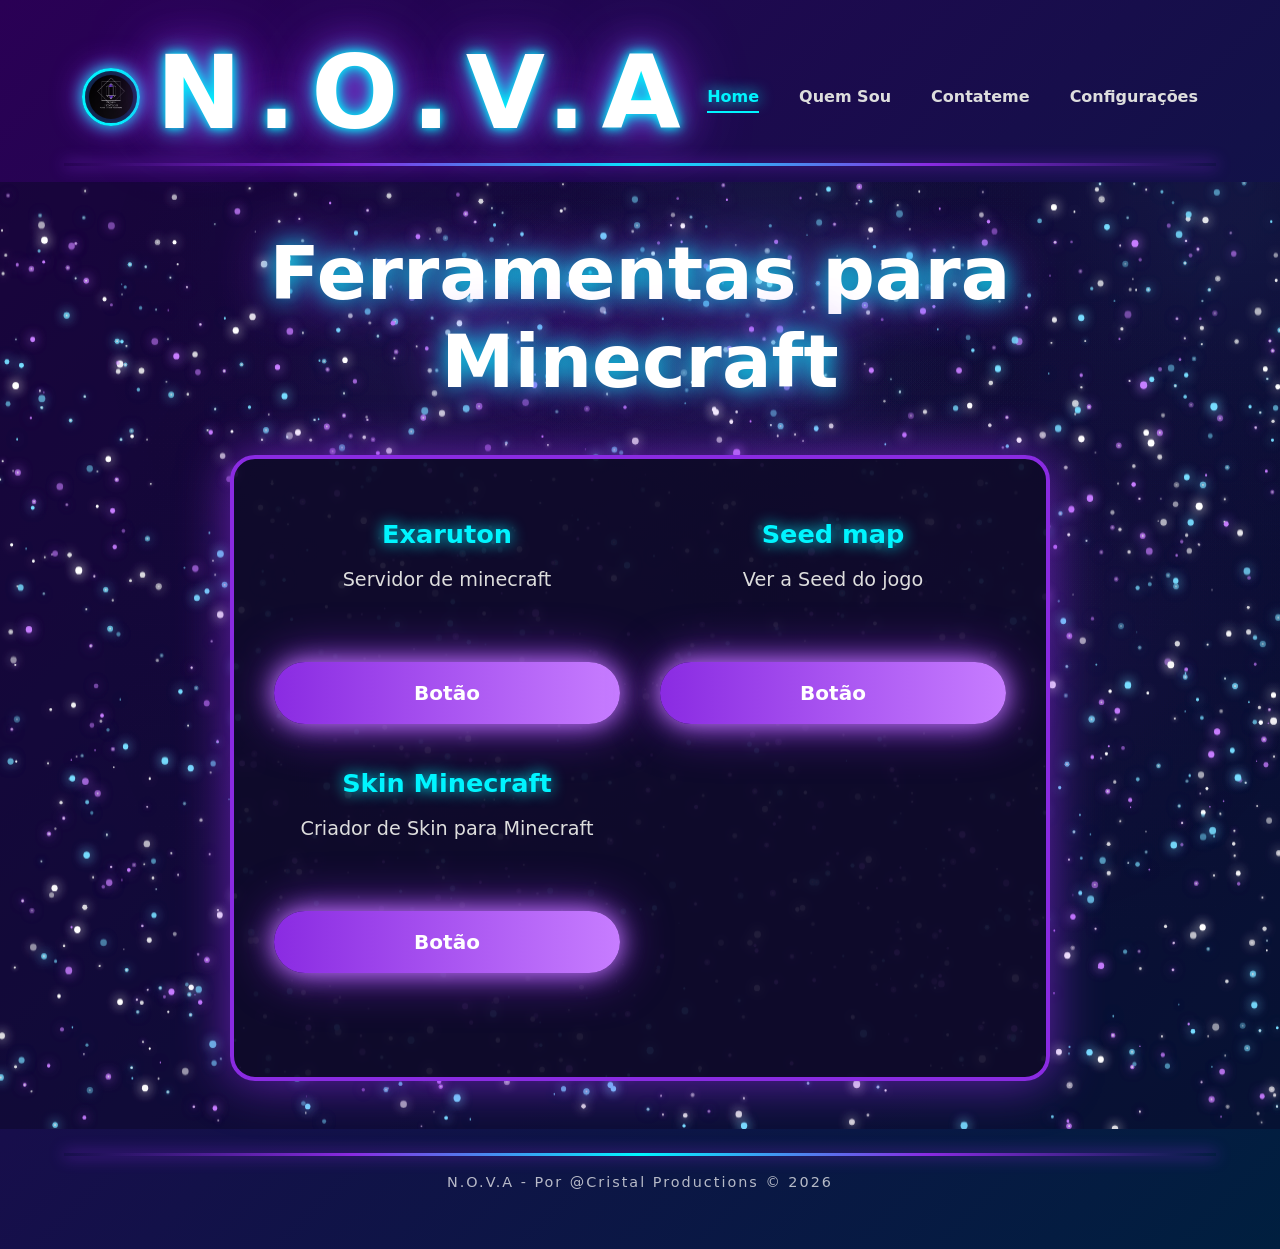
<file: minecraft.html>
<!DOCTYPE html>
<html lang="pt-BR">

<head>
    <meta name="viewport" content="width=device-width, initial-scale=1.0, maximum-scale=1.0, user-scalable=no">
    <meta name="apple-mobile-web-app-capable" content="yes">
    <meta name="theme-color" content="#2A0055">
    <title>N.O.V.A - Ferramentas para Minecraft</title>

    <link href="https://cdn.jsdelivr.net/npm/bootstrap@5.3.3/dist/css/bootstrap.min.css" rel="stylesheet">
    <link rel="stylesheet" href="css/styles.css">
    <meta charset="UTF-8">


</head>

<body>
    <!-- HEADER -->
    <header class="header">
        <div class="container">
            <div class="d-flex align-items-center justify-content-between">
                <div class="d-flex align-items-center gap-3">
                    <img src="img/Logo escura.png" alt="Logo N.O.V.A" class="logo-img">
                    <h1 class="neon-title" data-text="N.O.V.A">N.O.V.A</h1>
                </div>

                <nav class="nav-menu">
                    <a href="acesso.html" class="nav-link active">Home</a>
                    <a href="quemSou.html" class="nav-link">Quem Sou</a>
                    <a href="contateme.html" class="nav-link">Contateme</a>
                    <a href="config.html" class="nav-link">Configurações</a>
                </nav>
            </div>
        </div>
        <div class="divider top-divider"></div>
    </header>

    <!-- MAIN -->
    <main class="main-content py-5">
        <canvas id="galaxy-canvas" class="galaxy-canvas"></canvas>

        <div class="container">
            <h2 class="minecraft-title">Ferramentas para Minecraft</h2>

            <div class="minecraft-box">
                <div class="minecraft-grid">

                    <!-- Servidor -->
                    <div class="minecraft-item">
                        <div class="minecraft-label">Exaruton</div>
                        <div class="minecraft-desc">Servidor de minecraft</div>
                        <a href="https://exaroton.com/"
                            class="btn-minecraft text-decoration-none text-center d-block mt-3">Botão</a>
                    </div>

                    <!-- Seed e Mapa -->
                    <div class="minecraft-item">
                        <div class="minecraft-label">Seed map</div>
                        <div class="minecraft-desc">Ver a Seed do jogo</div>
                        <a href="https://www.chunkbase.com/apps/seed-map"
                            class="btn-minecraft text-decoration-none text-center d-block mt-3">Botão</a>
                    </div>

                    <!-- Minecraft skin -->
                    <div class="minecraft-item">
                        <div class="minecraft-label">Skin Minecraft</div>
                        <div class="minecraft-desc">Criador de Skin para Minecraft</div>
                        <a href="https://www.minecraftskins.com/skin-editor/"
                            class="btn-minecraft text-decoration-none text-center d-block mt-3">Botão</a>
                    </div>

                </div>
            </div>
        </div>
    </main>

    <!-- FOOTER -->
    <footer class="footer">
        <div class="divider bottom-divider"></div>
        <div class="container py-3">
            <div class="text-center">
                <p class="footer-text">N.O.V.A - Por @Cristal Productions © 2026</p>
            </div>
        </div>
    </footer>

    <script src="js/script.js"></script>
    <script src="https://cdn.jsdelivr.net/npm/bootstrap@5.3.3/dist/js/bootstrap.bundle.min.js"></script>
</body>

</html>
</file>
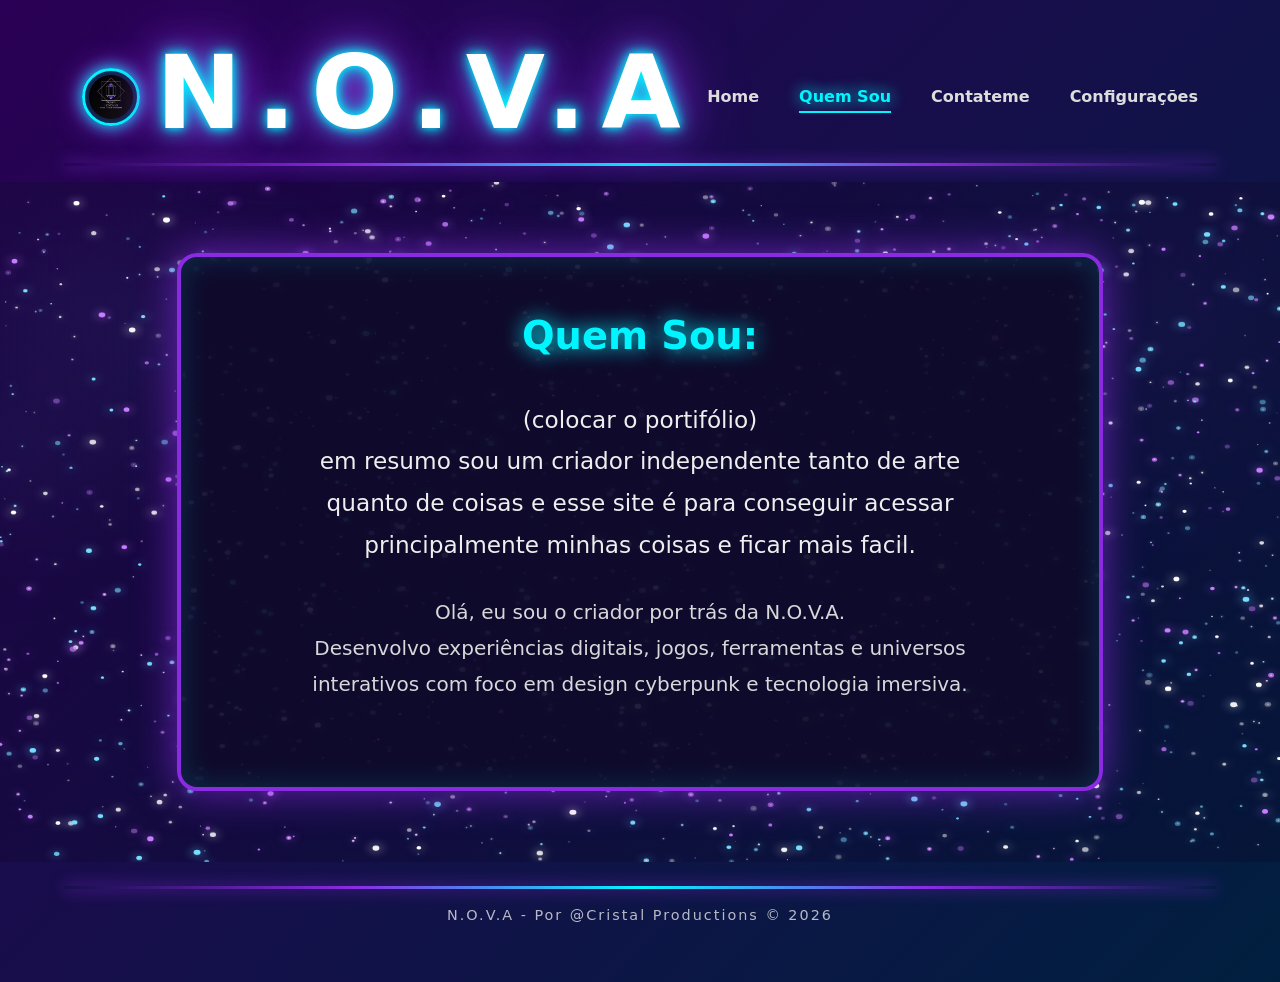
<file: quemSou.html>
<!DOCTYPE html>
<html lang="pt-BR">

<head>
    <meta charset="UTF-8">
    <meta name="viewport" content="width=device-width, initial-scale=1.0, maximum-scale=1.0, user-scalable=no">
    <meta name="apple-mobile-web-app-capable" content="yes">
    <meta name="theme-color" content="#2A0055">
    <title>N.O.V.A - Criador</title>
    <link href="https://cdn.jsdelivr.net/npm/bootstrap@5.3.3/dist/css/bootstrap.min.css" rel="stylesheet">
    <link rel="stylesheet" href="css/styles.css">


<body>
    <!-- HEADER -->
    <header class="header">
        <div class="container">
            <div class="d-flex align-items-center justify-content-between">
                <div class="d-flex align-items-center gap-3">
                    <img src="img/Logo escura.png" alt="Logo N.O.V.A" class="logo-img">
                    <h1 class="neon-title" data-text="N.O.V.A">N.O.V.A</h1>
                </div>

                <nav class="nav-menu">
                    <a href="acesso.html" class="nav-link">Home</a>
                    <a href="quemSou.html" class="nav-link active">Quem Sou</a>
                    <a href="contateme.html" class="nav-link">Contateme</a>
                    <a href="config.html" class="nav-link">Configurações</a>
                </nav>
            </div>
        </div>
        <div class="divider top-divider"></div>
    </header>

    <!-- MAIN -->
    <main class="main-content d-flex align-items-center">
        <canvas id="galaxy-canvas" class="galaxy-canvas"></canvas>

        <div class="container py-5">
            <div class="row justify-content-center">
                <div class="col-12 col-xl-10">

                    <div class="quem-sou-box">
                        <div>
                            <h2 class="quem-sou-title">Quem Sou:</h2>

                            <div class="resume-text">
                                <p>
                                    (colocar o portifólio)<br>
                                    em resumo sou um criador independente tanto de arte quanto de coisas e esse site é
                                    para conseguir acessar principalmente minhas coisas e ficar mais facil.
                                </p>

                                <!-- Aqui você pode substituir pelo seu texto real -->
                                <p style="font-size: 1.25rem; opacity: 0.9;">
                                    Olá, eu sou o criador por trás da N.O.V.A.<br>
                                    Desenvolvo experiências digitais, jogos, ferramentas e universos interativos
                                    com foco em design cyberpunk e tecnologia imersiva.
                                </p>
                            </div>
                        </div>
                    </div>
                </div>
            </div>
        </div>
    </main>

    <!-- FOOTER -->
    <footer class="footer">
        <div class="divider bottom-divider"></div>
        <div class="container py-3">
            <div class="text-center">
                <p class="footer-text">N.O.V.A - Por @Cristal Productions © 2026</p>
            </div>
        </div>
    </footer>

    <script src="js/script.js"></script>
    <script src="https://cdn.jsdelivr.net/npm/bootstrap@5.3.3/dist/js/bootstrap.bundle.min.js"></script>
</body>

</html>
</file>
<file: css/styles.css>
/* ============================================= */
/* styles.css - Estilo completo da primeira tela */
/* ============================================= */

/* ====================== RESET & VARIÁVEIS ====================== */
:root {
    --purple: #8A2BE2;
    --cyan: #00F5FF;
    --dark: #0F0A2A;
    --light-purple: #C77DFF;
}

* {
    margin: 0;
    padding: 0;
    box-sizing: border-box;
}

body {
    font-family: 'Segoe UI', system-ui, sans-serif;
    overflow-x: hidden;
    background: linear-gradient(135deg, #2A0055, #001F3F);
    /* Gradiente roxo → azul escuro */
    color: white;
    min-height: 100vh;
    position: relative;
}

/* ====================== HEADER ====================== */
.header {
    padding: 2rem 0 1rem;
    position: relative;
    z-index: 10;
}

.neon-title {
    font-size: clamp(3.5rem, 8vw, 7rem);
    font-weight: 900;
    letter-spacing: 0.15em;
    text-transform: uppercase;
    color: white;
    text-shadow:
        0 0 10px var(--cyan),
        0 0 20px var(--cyan),
        0 0 40px var(--purple),
        0 0 70px var(--purple);
    transition: all 0.4s ease;
}

.neon-title:hover {
    text-shadow:
        0 0 20px var(--cyan),
        0 0 40px var(--cyan),
        0 0 80px var(--purple),
        0 0 120px var(--purple);
    transform: scale(1.05);
}

/* Linhas decorativas roxas (igual à imagem) */
.divider {
    height: 3px;
    background: linear-gradient(to right, transparent, var(--purple), var(--cyan), var(--purple), transparent);
    box-shadow: 0 0 15px var(--purple);
    margin: 0 auto;
    max-width: 90%;
}

/* ====================== MAIN ====================== */
.main-content {
    position: relative;
    min-height: calc(100vh - 220px);
    /* ajusta com header + footer */
    z-index: 1;
}

.galaxy-canvas {
    position: absolute;
    top: 0;
    left: 0;
    width: 100%;
    height: 100%;
    z-index: -1;
    pointer-events: none;
}

/* Caixa central com borda neon */
.nova-box {
    background: rgba(15, 10, 42, 0.85);
    border: 4px solid var(--purple);
    border-radius: 25px;
    padding: 3.5rem 2.5rem;
    box-shadow:
        0 0 30px var(--purple),
        0 0 60px rgba(138, 43, 226, 0.6),
        inset 0 0 40px rgba(0, 245, 255, 0.2);
    backdrop-filter: blur(8px);
    text-align: center;
    transition: transform 0.4s ease;
}

.nova-box:hover {
    transform: translateY(-8px);
    box-shadow:
        0 0 50px var(--purple),
        0 0 90px rgba(138, 43, 226, 0.8);
}

/* Subtítulo */
.nova-subtitle {
    font-size: 1.8rem;
    font-weight: 700;
    margin-bottom: 2.5rem;
    color: white;
    text-shadow: 0 0 15px var(--cyan);
    line-height: 1.2;
}

/* Caixa do texto explicativo */
.text-explain-box {
    background: rgba(10, 5, 30, 0.9);
    border: 3px solid var(--cyan);
    border-radius: 20px;
    padding: 1.8rem 2rem;
    margin-bottom: 3rem;
    box-shadow:
        0 0 20px var(--cyan),
        inset 0 0 20px rgba(0, 245, 255, 0.3);
}

.explain-text {
    font-size: 1.4rem;
    font-weight: 600;
    color: var(--cyan);
    margin-bottom: 1rem;
    text-shadow: 0 0 10px var(--cyan);
}

.explain-description {
    font-size: 1.15rem;
    line-height: 1.5;
    color: #ddd;
}

/* ====================== BOTÃO NOVA ====================== */
.btn-neon {
    display: inline-block;
    padding: 18px 80px;
    font-size: 1.6rem;
    font-weight: 700;
    letter-spacing: 4px;
    text-transform: uppercase;
    color: var(--cyan);
    background: transparent;
    border: 4px solid var(--cyan);
    border-radius: 50px;
    position: relative;
    overflow: hidden;
    box-shadow:
        0 0 15px var(--cyan),
        0 0 35px var(--cyan),
        0 0 55px rgba(0, 245, 255, 0.6);
    transition: all 0.4s cubic-bezier(0.23, 1, 0.32, 1);
    cursor: pointer;
}

.btn-neon::before {
    content: '';
    position: absolute;
    top: 0;
    left: -100%;
    width: 40%;
    height: 100%;
    background: linear-gradient(90deg, transparent, rgba(255, 255, 255, 0.4), transparent);
    transition: 0.6s;
}

.btn-neon:hover {
    transform: scale(1.1) translateY(-3px);
    box-shadow:
        0 0 25px var(--cyan),
        0 0 50px var(--cyan),
        0 0 80px rgba(0, 245, 255, 0.9);
    color: white;
}

.btn-neon:hover::before {
    left: 120%;
}

/* ====================== FOOTER ====================== */
.footer {
    padding: 1.5rem 0;
    position: relative;
    z-index: 10;
}

.footer-text {
    font-size: 0.9rem;
    opacity: 0.7;
    letter-spacing: 2px;
}

/* Responsividade extra */
@media (max-width: 576px) {
    .nova-box {
        padding: 2.5rem 1.5rem;
        margin: 0 15px;
    }

    .btn-neon {
        padding: 16px 60px;
        font-size: 1.4rem;
    }
}

/* ====================== NOVA TELA ====================== */
.logo-circle {
    width: 55px;
    height: 55px;
    background: linear-gradient(45deg, var(--purple), var(--cyan));
    border-radius: 50%;
    display: flex;
    align-items: center;
    justify-content: center;
    font-size: 28px;
    box-shadow: 0 0 25px var(--cyan);
}

.nav-menu {
    display: flex;
    gap: 2.5rem;
}

.nav-link {
    color: #ddd;
    text-decoration: none;
    font-weight: 600;
    transition: all 0.3s;
    position: relative;
}

.nav-link:hover,
.nav-link.active {
    color: var(--cyan);
    text-shadow: 0 0 15px var(--cyan);
}

.nav-link:after {
    content: '';
    position: absolute;
    width: 0;
    height: 2px;
    bottom: -4px;
    left: 0;
    background: var(--cyan);
    transition: 0.3s;
}

.nav-link:hover:after,
.nav-link.active:after {
    width: 100%;
}

/* Cards dos Módulos */
.module-card {
    display: block;
    background: rgba(20, 10, 50, 0.85);
    border: 3px solid var(--purple);
    border-radius: 16px;
    padding: 2.2rem 1.5rem;
    text-align: center;
    color: white;
    text-decoration: none;
    transition: all 0.4s ease;
    box-shadow: 0 0 20px rgba(138, 43, 226, 0.4);
    min-height: 130px;
    display: flex;
    align-items: center;
    justify-content: center;
}

.module-card:hover {
    transform: translateY(-10px) scale(1.03);
    border-color: var(--cyan);
    box-shadow: 0 0 40px var(--cyan);
    background: rgba(30, 15, 70, 0.95);
}

.module-card h4 {
    margin: 0;
    font-size: 1.35rem;
    text-shadow: 0 0 10px var(--cyan);
}

.module-card.disabled {
    opacity: 0.5;
    pointer-events: none;
    border-color: #555;
}

.left-box {
    background: rgba(15, 10, 42, 0.9);
    border: 4px solid var(--cyan);
    padding: 3rem 2.5rem;
}

/* Ajuste responsivo */
@media (max-width: 992px) {
    .module-card {
        min-height: 110px;
    }
}

/* Estilos específicos desta página */
.central-title {
    font-size: clamp(2.8rem, 6vw, 4.5rem);
    font-weight: 900;
    color: white;
    text-shadow: 0 0 20px var(--cyan), 0 0 40px var(--purple);
    margin-bottom: 1.5rem;
}

.lore-text {
    font-size: 1.35rem;
    line-height: 1.6;
    color: #ddd;
    max-width: 580px;
}

.access-box {
    background: rgba(15, 10, 42, 0.92);
    border: 4px solid var(--purple);
    border-radius: 20px;
    padding: 2.5rem;
    box-shadow: 0 0 40px rgba(138, 43, 226, 0.7);
    height: 100%;
}

.access-title {
    font-size: 1.25rem;
    color: var(--cyan);
    margin-bottom: 0.5rem;
}

.btn-purple-neon {
    background: linear-gradient(90deg, #8A2BE2, #C77DFF);
    color: white;
    border: none;
    padding: 14px 50px;
    font-size: 1.25rem;
    font-weight: 700;
    border-radius: 50px;
    box-shadow: 0 0 25px #C77DFF,
        0 0 45px rgba(138, 43, 226, 0.8);
    transition: all 0.4s ease;
    width: 100%;
    margin-top: 1rem;
}

.btn-purple-neon:hover {
    transform: scale(1.08) translateY(-4px);
    box-shadow: 0 0 35px #00F5FF,
        0 0 60px #C77DFF;
    background: linear-gradient(90deg, #00F5FF, #8A2BE2);
}


/* Estilos específicos desta página */
.quem-sou-box {
    background: rgba(15, 10, 42, 0.92);
    border: 4px solid var(--purple);
    border-radius: 20px;
    padding: 3.5rem 2.5rem;
    box-shadow: 0 0 40px rgba(138, 43, 226, 0.7),
        inset 0 0 30px rgba(0, 245, 255, 0.15);
    min-height: 420px;
    display: flex;
    align-items: center;
    justify-content: center;
    text-align: center;
}

.quem-sou-title {
    font-size: 2.4rem;
    font-weight: 900;
    color: var(--cyan);
    margin-bottom: 2.5rem;
    text-shadow: 0 0 20px var(--cyan);
}

.resume-text {
    font-size: 1.45rem;
    line-height: 1.8;
    color: #eee;
    max-width: 720px;
}

.resume-text p {
    margin-bottom: 1.8rem;
}

/* Estilos específicos desta página */
.contato-title {
    font-size: clamp(2.8rem, 7vw, 4.8rem);
    font-weight: 900;
    color: white;
    text-shadow: 0 0 25px var(--cyan), 0 0 50px var(--purple);
    margin-bottom: 2.5rem;
    text-align: center;
}

.form-container {
    background: rgba(15, 10, 42, 0.92);
    border: 4px solid var(--purple);
    border-radius: 25px;
    padding: 3rem;
    box-shadow: 0 0 45px rgba(138, 43, 226, 0.6);
}

.input-neon {
    background: rgba(10, 5, 30, 0.9);
    border: 3px solid var(--cyan);
    color: white;
    padding: 16px 20px;
    border-radius: 50px;
    font-size: 1.1rem;
    width: 100%;
    margin-bottom: 1.2rem;
    transition: all 0.3s ease;
}

.input-neon:focus {
    outline: none;
    border-color: var(--purple);
    box-shadow: 0 0 20px var(--cyan);
    background: rgba(20, 10, 50, 0.95);
}

.textarea-neon {
    background: rgba(10, 5, 30, 0.9);
    border: 3px solid var(--cyan);
    color: white;
    padding: 18px 20px;
    border-radius: 20px;
    font-size: 1.1rem;
    width: 100%;
    min-height: 180px;
    resize: vertical;
    transition: all 0.3s ease;
}

.textarea-neon:focus {
    outline: none;
    border-color: var(--purple);
    box-shadow: 0 0 20px var(--cyan);
}

.btn-enviar {
    background: linear-gradient(90deg, #8A2BE2, #C77DFF);
    color: white;
    border: none;
    padding: 16px 60px;
    font-size: 1.35rem;
    font-weight: 700;
    letter-spacing: 3px;
    border-radius: 50px;
    width: 100%;
    margin-top: 1.5rem;
    box-shadow: 0 0 30px #C77DFF;
    transition: all 0.4s ease;
}

.btn-enviar:hover {
    transform: scale(1.05);
    box-shadow: 0 0 40px #00F5FF,
        0 0 70px #C77DFF;
    background: linear-gradient(90deg, #00F5FF, #8A2BE2);
}

.form-left {
    background: rgba(20, 10, 50, 0.6);
    padding: 2rem;
    border-radius: 15px;
    border: 2px solid var(--purple);
}

/* Estilos específicos desta página */
.discord-title {
    font-size: clamp(3rem, 7vw, 5rem);
    font-weight: 900;
    color: white;
    text-shadow: 0 0 25px var(--cyan), 0 0 55px var(--purple);
    margin-bottom: 1.5rem;
}

.lore-text {
    font-size: 1.4rem;
    line-height: 1.75;
    color: #ddd;
    max-width: 620px;
}

.discord-box {
    background: rgba(15, 10, 42, 0.92);
    border: 4px solid var(--purple);
    border-radius: 22px;
    padding: 2.8rem;
    box-shadow: 0 0 45px rgba(138, 43, 226, 0.7);
    height: 100%;
    display: flex;
    flex-direction: column;
}

.server-info {
    margin-bottom: 2rem;
}

.server-info h5 {
    color: var(--cyan);
    margin-bottom: 0.4rem;
}

/* Área da capa do Discord */
.discord-cover {
    width: 100%;
    height: 260px;
    background: #1a0033;
    border: 3px solid var(--cyan);
    border-radius: 16px;
    margin-bottom: 2rem;
    overflow: hidden;
    box-shadow: 0 0 30px var(--cyan);
    position: relative;
}

.discord-cover img {
    width: 100%;
    height: 100%;
    object-fit: cover;
}

.discord-cover::after {
    content: '';
    position: absolute;
    inset: 0;
    background: linear-gradient(to bottom, transparent, rgba(15, 10, 42, 0.7));
}

.btn-discord {
    background: linear-gradient(90deg, #5865F2, #7289DA);
    color: white;
    border: none;
    padding: 16px 55px;
    font-size: 1.3rem;
    font-weight: 700;
    border-radius: 50px;
    box-shadow: 0 0 25px #7289DA,
        0 0 50px rgba(88, 101, 242, 0.8);
    transition: all 0.4s ease;
    width: 100%;
    margin-top: auto;
}

.btn-discord:hover {
    transform: scale(1.08);
    box-shadow: 0 0 35px #00F5FF,
        0 0 65px #7289DA;
    background: linear-gradient(90deg, #00F5FF, #5865F2);
}

/* Estilos específicos desta página */
.ia-title {
    font-size: clamp(2.8rem, 6vw, 4.5rem);
    font-weight: 900;
    color: white;
    text-shadow: 0 0 25px var(--cyan), 0 0 50px var(--purple);
    margin-bottom: 2rem;
}

.ia-container {
    background: rgba(15, 10, 42, 0.92);
    border: 4px solid var(--purple);
    border-radius: 25px;
    padding: 3rem;
    box-shadow: 0 0 50px rgba(138, 43, 226, 0.7);
}

.ia-card {
    background: rgba(20, 10, 50, 0.85);
    border: 3px solid var(--cyan);
    border-radius: 18px;
    padding: 1.8rem 1.5rem;
    margin-bottom: 1.5rem;
    transition: all 0.4s ease;
    height: 100%;
}

.ia-card:hover {
    transform: translateY(-8px);
    border-color: #00F5FF;
    box-shadow: 0 0 30px var(--cyan);
}

.ia-name {
    font-size: 1.55rem;
    font-weight: 700;
    color: white;
    margin-bottom: 0.6rem;
}

.ia-description {
    color: #bbb;
    font-size: 1.1rem;
    margin-bottom: 1.4rem;
    min-height: 50px;
}

.btn-ia {
    background: linear-gradient(90deg, #8A2BE2, #C77DFF);
    color: white;
    border: none;
    padding: 14px 40px;
    font-size: 1.15rem;
    font-weight: 700;
    border-radius: 50px;
    width: 100%;
    box-shadow: 0 0 20px #C77DFF;
    transition: all 0.4s ease;
}

.btn-ia:hover {
    transform: scale(1.08);
    box-shadow: 0 0 35px #00F5FF,
        0 0 60px #C77DFF;
    background: linear-gradient(90deg, #00F5FF, #8A2BE2);
}

.grid-container {
    display: grid;
    grid-template-columns: repeat(auto-fit, minmax(260px, 1fr));
    gap: 1.5rem;
}

/* Estilos específicos desta página */
.dsgne-title {
    font-size: clamp(2.8rem, 6vw, 4.5rem);
    font-weight: 900;
    color: white;
    text-shadow: 0 0 25px var(--cyan), 0 0 50px var(--purple);
    margin-bottom: 2.5rem;
}

.dsgne-container {
    background: rgba(15, 10, 42, 0.92);
    border: 4px solid var(--purple);
    border-radius: 25px;
    padding: 3rem;
    box-shadow: 0 0 50px rgba(138, 43, 226, 0.7);
}

.dsgne-grid {
    display: grid;
    grid-template-columns: repeat(auto-fit, minmax(280px, 1fr));
    gap: 1.8rem;
}

.dsgne-card {
    background: rgba(20, 10, 50, 0.85);
    border: 3px solid var(--cyan);
    border-radius: 20px;
    padding: 2rem 1.8rem;
    transition: all 0.4s ease;
    height: 100%;
    display: flex;
    flex-direction: column;
}

.dsgne-card:hover {
    transform: translateY(-10px);
    border-color: #00F5FF;
    box-shadow: 0 0 35px var(--cyan);
}

.dsgne-name {
    font-size: 1.65rem;
    font-weight: 700;
    color: white;
    margin-bottom: 0.8rem;
}

.dsgne-description {
    color: #bbb;
    font-size: 1.15rem;
    flex-grow: 1;
    margin-bottom: 1.8rem;
}

.btn-dsgne {
    background: linear-gradient(90deg, #8A2BE2, #C77DFF);
    color: white;
    border: none;
    padding: 15px 45px;
    font-size: 1.2rem;
    font-weight: 700;
    border-radius: 50px;
    width: 100%;
    margin-top: auto;
    box-shadow: 0 0 25px #C77DFF;
    transition: all 0.4s ease;
}

.btn-dsgne:hover {
    transform: scale(1.08);
    box-shadow: 0 0 40px #00F5FF,
        0 0 70px #C77DFF;
    background: linear-gradient(90deg, #00F5FF, #8A2BE2);
}

/* Estilos específicos desta página */
.rpg-title {
    font-size: clamp(2.8rem, 6vw, 4.8rem);
    font-weight: 900;
    color: white;
    text-shadow: 0 0 25px var(--cyan), 0 0 55px var(--purple);
    margin-bottom: 3rem;
    text-align: center;
}

.rpg-container {
    background: rgba(15, 10, 42, 0.92);
    border: 4px solid var(--purple);
    border-radius: 28px;
    padding: 3.5rem 2.5rem;
    box-shadow: 0 0 50px rgba(138, 43, 226, 0.75);
}

.rpg-grid {
    display: grid;
    grid-template-columns: repeat(auto-fit, minmax(260px, 1fr));
    gap: 2rem;
}

.rpg-card {
    background: rgba(20, 10, 50, 0.9);
    border: 4px solid var(--purple);
    border-radius: 22px;
    padding: 2.2rem 1.8rem;
    text-align: center;
    transition: all 0.4s cubic-bezier(0.23, 1, 0.32, 1);
    height: 100%;
    display: flex;
    flex-direction: column;
}

.rpg-card:hover {
    transform: translateY(-15px) scale(1.03);
    border-color: var(--cyan);
    box-shadow: 0 0 40px var(--cyan),
        0 0 70px rgba(0, 245, 255, 0.6);
}

.rpg-name {
    font-size: 1.85rem;
    font-weight: 900;
    color: white;
    margin-bottom: 1rem;
    text-shadow: 0 0 15px var(--cyan);
}

.rpg-description {
    color: #ccc;
    font-size: 1.15rem;
    flex-grow: 1;
    margin-bottom: 2rem;
}

.btn-rpg {
    background: linear-gradient(90deg, #8A2BE2, #C77DFF);
    color: white;
    border: none;
    padding: 16px 50px;
    font-size: 1.25rem;
    font-weight: 700;
    border-radius: 50px;
    margin-top: auto;
    box-shadow: 0 0 25px #C77DFF,
        0 0 45px rgba(138, 43, 226, 0.8);
    transition: all 0.4s ease;
}

.btn-rpg:hover {
    transform: scale(1.1);
    box-shadow: 0 0 35px #00F5FF,
        0 0 70px #C77DFF;
    background: linear-gradient(90deg, #00F5FF, #8A2BE2);
}

/* Estilos específicos desta página */
.minecraft-title {
    font-size: clamp(2.8rem, 6vw, 4.6rem);
    font-weight: 900;
    color: white;
    text-shadow: 0 0 25px var(--cyan), 0 0 55px var(--purple);
    margin-bottom: 3rem;
    text-align: center;
}

.minecraft-box {
    background: rgba(15, 10, 42, 0.92);
    border: 4px solid var(--purple);
    border-radius: 25px;
    padding: 3.5rem 2.5rem;
    box-shadow: 0 0 50px rgba(138, 43, 226, 0.7);
    max-width: 820px;
    margin: 0 auto;
}

.minecraft-grid {
    display: grid;
    grid-template-columns: 1fr 1fr;
    gap: 2.5rem;
    margin-bottom: 3rem;
}

.minecraft-item {
    text-align: center;
}

.minecraft-label {
    font-size: 1.6rem;
    font-weight: 700;
    color: var(--cyan);
    margin-bottom: 0.8rem;
    text-shadow: 0 0 15px var(--cyan);
}

.minecraft-desc {
    color: #ddd;
    font-size: 1.2rem;
    min-height: 80px;
}

.btn-minecraft {
    background: linear-gradient(90deg, #8A2BE2, #C77DFF);
    color: white;
    border: none;
    padding: 16px 55px;
    font-size: 1.25rem;
    font-weight: 700;
    border-radius: 50px;
    box-shadow: 0 0 25px #C77DFF,
        0 0 50px rgba(138, 43, 226, 0.8);
    transition: all 0.4s ease;
    width: 100%;
}

.btn-minecraft:hover {
    transform: scale(1.08);
    box-shadow: 0 0 35px #00F5FF,
        0 0 70px #C77DFF;
    background: linear-gradient(90deg, #00F5FF, #8A2BE2);
}

@media (max-width: 768px) {
    .minecraft-grid {
        grid-template-columns: 1fr;
        gap: 2rem;
    }
}


/* Estilos específicos desta página */
.jogos-title {
    font-size: clamp(2.8rem, 6vw, 4.5rem);
    font-weight: 900;
    color: white;
    text-shadow: 0 0 25px var(--cyan), 0 0 50px var(--purple);
    margin-bottom: 3rem;
    text-align: center;
}

.jogos-container {
    background: rgba(15, 10, 42, 0.92);
    border: 4px solid var(--purple);
    border-radius: 25px;
    padding: 3rem 2.5rem;
    box-shadow: 0 0 50px rgba(138, 43, 226, 0.7);
}

.jogos-grid {
    display: grid;
    grid-template-columns: repeat(auto-fit, minmax(280px, 1fr));
    gap: 1.8rem;
}

.jogo-card {
    background: rgba(20, 10, 50, 0.85);
    border: 3px solid var(--cyan);
    border-radius: 20px;
    overflow: hidden;
    transition: all 0.4s ease;
    height: 100%;
}

.jogo-card:hover {
    transform: translateY(-12px);
    border-color: #00F5FF;
    box-shadow: 0 0 35px var(--cyan);
}

.jogo-image {
    height: 160px;
    background: #1a0033;
    border-bottom: 3px solid var(--purple);
    display: flex;
    align-items: center;
    justify-content: center;
    position: relative;
    overflow: hidden;
}

.jogo-image img {
    width: 100%;
    height: 100%;
    object-fit: cover;
}

.jogo-image::after {
    content: '';
    position: absolute;
    inset: 0;
    background: linear-gradient(to top, rgba(15, 10, 42, 0.8), transparent);
}

.jogo-content {
    padding: 1.4rem 1.2rem;
    text-align: center;
}

.jogo-name {
    font-size: 1.5rem;
    font-weight: 700;
    color: white;
    margin-bottom: 0.6rem;
}

.jogo-desc {
    color: #bbb;
    font-size: 1.05rem;
    margin-bottom: 1.2rem;
}

.btn-jogo {
    background: linear-gradient(90deg, #8A2BE2, #C77DFF);
    color: white;
    border: none;
    padding: 14px 40px;
    font-size: 1.15rem;
    font-weight: 700;
    border-radius: 50px;
    width: 100%;
    box-shadow: 0 0 20px #C77DFF;
    transition: all 0.4s ease;
}

.btn-jogo:hover {
    transform: scale(1.08);
    box-shadow: 0 0 35px #00F5FF,
        0 0 60px #C77DFF;
    background: linear-gradient(90deg, #00F5FF, #8A2BE2);
}

/* ============================================= */
/* RESPONSIVIDADE PARA CELULAR - MELHORIAS      */
/* ============================================= */

@media (max-width: 768px) {

    /* Reduz padding em telas pequenas */
    .main-content {
        padding: 1rem 0;
    }

    .nova-box,
    .access-box,
    .quem-sou-box,
    .form-container,
    .discord-box,
    .ia-container,
    .dsgne-container,
    .rpg-container,
    .minecraft-box,
    .jogos-container {
        padding: 2rem 1.5rem;
        margin: 0 10px;
    }

    /* Ajusta títulos grandes */
    .neon-title {
        font-size: 2.8rem;
        letter-spacing: 0.1em;
    }

    .ia-title,
    .dsgne-title,
    .rpg-title,
    .minecraft-title,
    .jogos-title {
        font-size: 2.4rem;
        margin-bottom: 1.8rem;
    }

    /* Cards mais compactos */
    .jogo-card .jogo-image {
        height: 130px;
    }

    .rpg-card,
    .ia-card,
    .dsgne-card {
        padding: 1.6rem 1.2rem;
    }

    /* Botões maiores e mais fáceis de clicar no celular */
    .btn-neon,
    .btn-purple-neon,
    .btn-ia,
    .btn-dsgne,
    .btn-rpg,
    .btn-minecraft,
    .btn-jogo,
    .btn-enviar {
        padding: 16px 30px;
        font-size: 1.25rem;
        min-height: 58px;
    }

    /* Menu do header em coluna no celular */
    .nav-menu {
        gap: 1.2rem;
        flex-wrap: wrap;
        justify-content: center;
        margin-top: 15px;
    }

    .nav-link {
        font-size: 1.05rem;
    }

    /* Canvas galáxia mais leve no celular */
    .galaxy-canvas {
        opacity: 0.85;
        /* deixa um pouco mais leve para performance */
    }
}

/* Evita zoom automático em inputs no iOS */
input,
textarea,
select {
    font-size: 16px !important;
}

/* Melhora rolagem suave */
html {
    scroll-behavior: smooth;
}

.config-title {
    font-size: clamp(2.8rem, 6vw, 4.5rem);
    font-weight: 900;
    color: white;
    text-shadow: 0 0 25px var(--cyan), 0 0 50px var(--purple);
    margin-bottom: 2.5rem;
    text-align: center;
}

.config-container {
    background: rgba(15, 10, 42, 0.92);
    border: 4px solid var(--purple);
    border-radius: 25px;
    padding: 3rem 2.5rem;
    box-shadow: 0 0 50px rgba(138, 43, 226, 0.7);
    max-width: 900px;
    margin: 0 auto;
}

.config-section {
    margin-bottom: 3rem;
}

.config-section h4 {
    color: var(--cyan);
    font-size: 1.5rem;
    margin-bottom: 1.5rem;
    text-shadow: 0 0 15px var(--cyan);
    border-bottom: 2px solid rgba(0, 245, 255, 0.3);
    padding-bottom: 0.8rem;
}

.config-item {
    display: flex;
    justify-content: space-between;
    align-items: center;
    padding: 1.2rem 1.5rem;
    background: rgba(20, 10, 50, 0.7);
    border: 2px solid var(--purple);
    border-radius: 16px;
    margin-bottom: 1rem;
    transition: all 0.3s ease;
}

.config-item:hover {
    border-color: var(--cyan);
    box-shadow: 0 0 20px rgba(0, 245, 255, 0.4);
}

.config-label {
    font-size: 1.2rem;
    color: white;
}

.config-value {
    color: #bbb;
    font-size: 1.05rem;
}

/* Toggle Switch */
.switch {
    position: relative;
    display: inline-block;
    width: 58px;
    height: 32px;
}

.switch input {
    opacity: 0;
    width: 0;
    height: 0;
}

.slider {
    position: absolute;
    cursor: pointer;
    top: 0;
    left: 0;
    right: 0;
    bottom: 0;
    background-color: #333;
    transition: .4s;
    border-radius: 34px;
}

.slider:before {
    position: absolute;
    content: "";
    height: 24px;
    width: 24px;
    left: 4px;
    bottom: 4px;
    background-color: white;
    transition: .4s;
    border-radius: 50%;
}

input:checked+.slider {
    background-color: var(--cyan);
}

input:checked+.slider:before {
    transform: translateX(26px);
}

.btn-salvar {
    background: linear-gradient(90deg, #00F5FF, #8A2BE2);
    color: #000;
    font-weight: 700;
    padding: 16px 60px;
    font-size: 1.3rem;
    border-radius: 50px;
    border: none;
    box-shadow: 0 0 30px var(--cyan);
    transition: all 0.4s;
}

.btn-salvar:hover {
    transform: scale(1.05);
    box-shadow: 0 0 45px #00F5FF;
}

/* ====================== LOGO CIRCULAR PEQUENA ====================== */
.logo-img {
    width: 58px;
    /* Tamanho pequeno */
    height: 58px;
    object-fit: cover;
    /* Mantém a proporção da imagem */
    border-radius: 50%;
    /* Deixa circular */
    border: 3px solid var(--cyan);
    /* Borda neon ciano */
    padding: 4px;
    /* Espaço interno */
    background: rgba(15, 10, 42, 0.8);
    /* Fundo escuro */
    box-shadow:
        0 0 15px var(--cyan),
        0 0 30px var(--purple),
        inset 0 0 15px rgba(0, 245, 255, 0.3);
    transition: all 0.4s ease;
}

/* Efeito ao passar o mouse */
.logo-img:hover {
    transform: scale(1.12) rotate(8deg);
    box-shadow:
        0 0 25px var(--cyan),
        0 0 45px var(--purple),
        inset 0 0 20px rgba(255, 255, 255, 0.2);
    border-color: var(--light-purple);
}

/* Versão menor ainda (opcional - para telas muito pequenas) */
@media (max-width: 576px) {
    .logo-img {
        width: 48px;
        height: 48px;
        border-width: 2.5px;
    }
}
</file>
